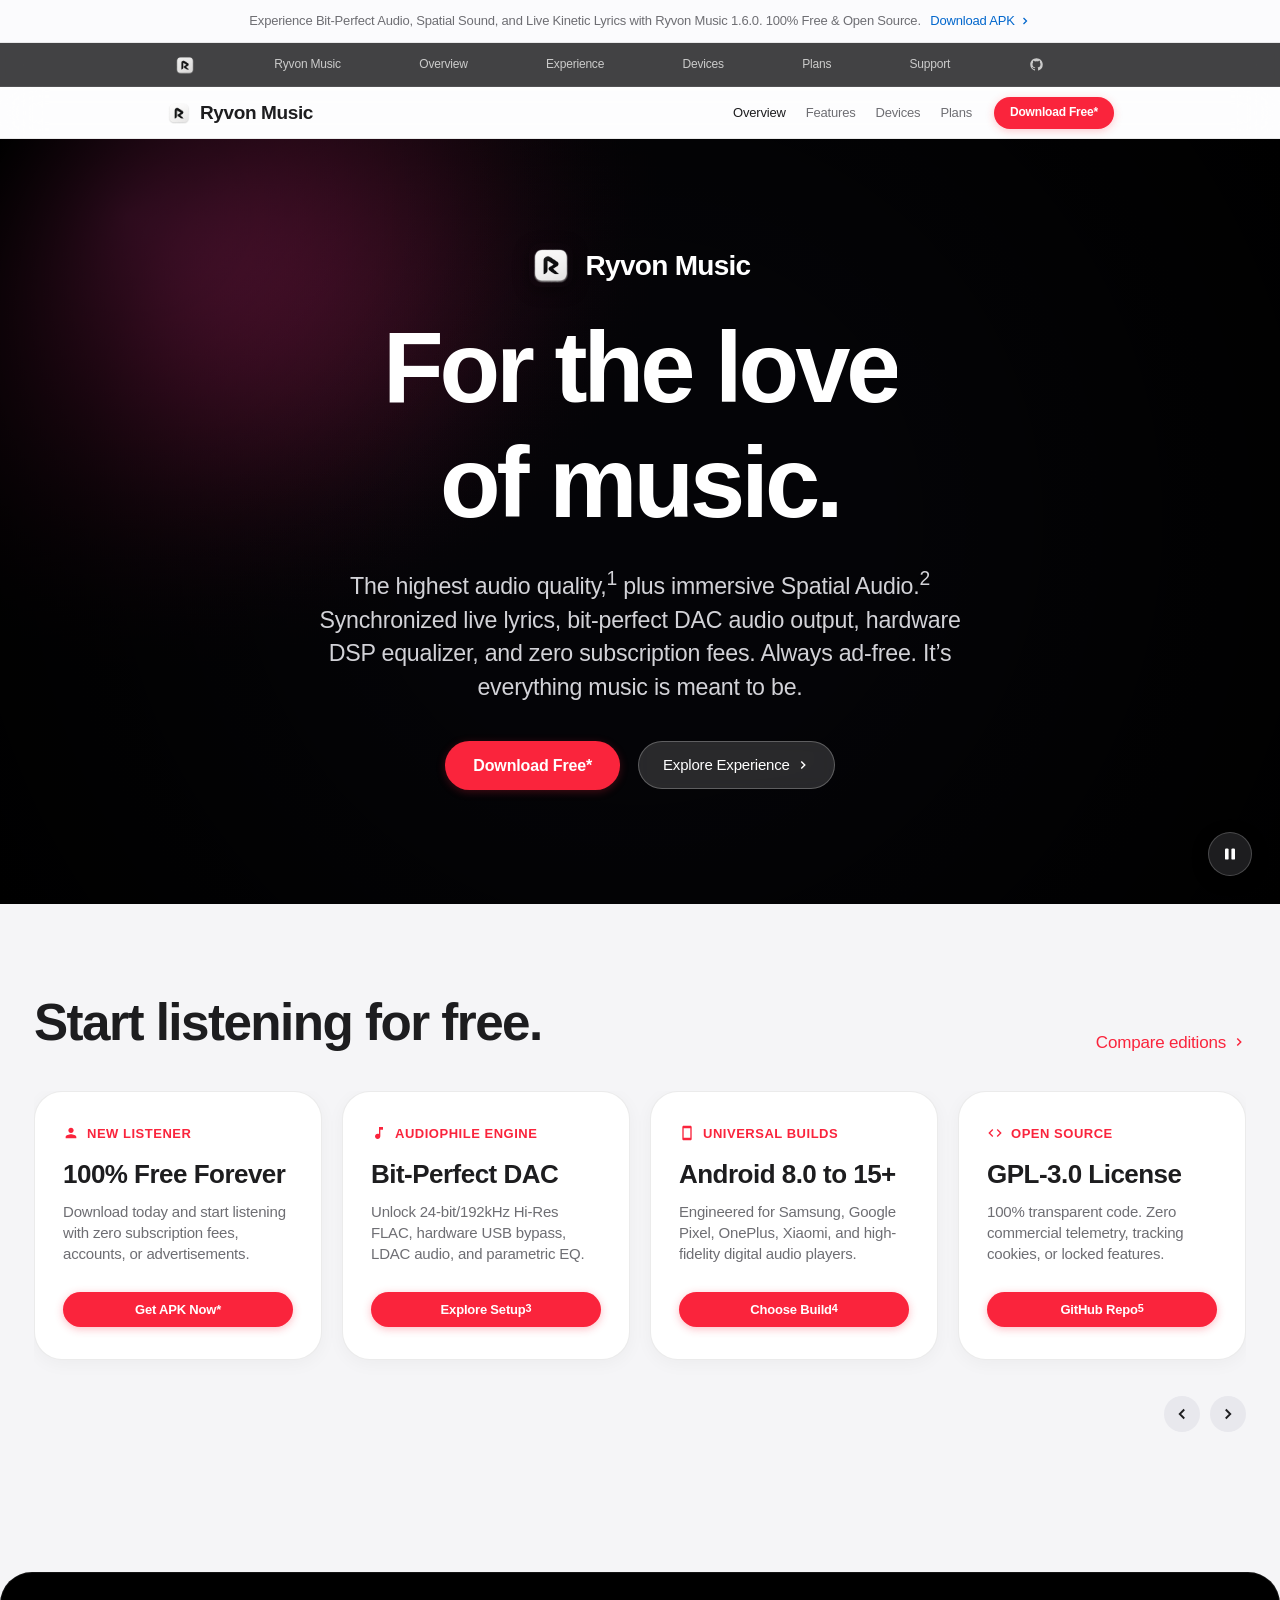
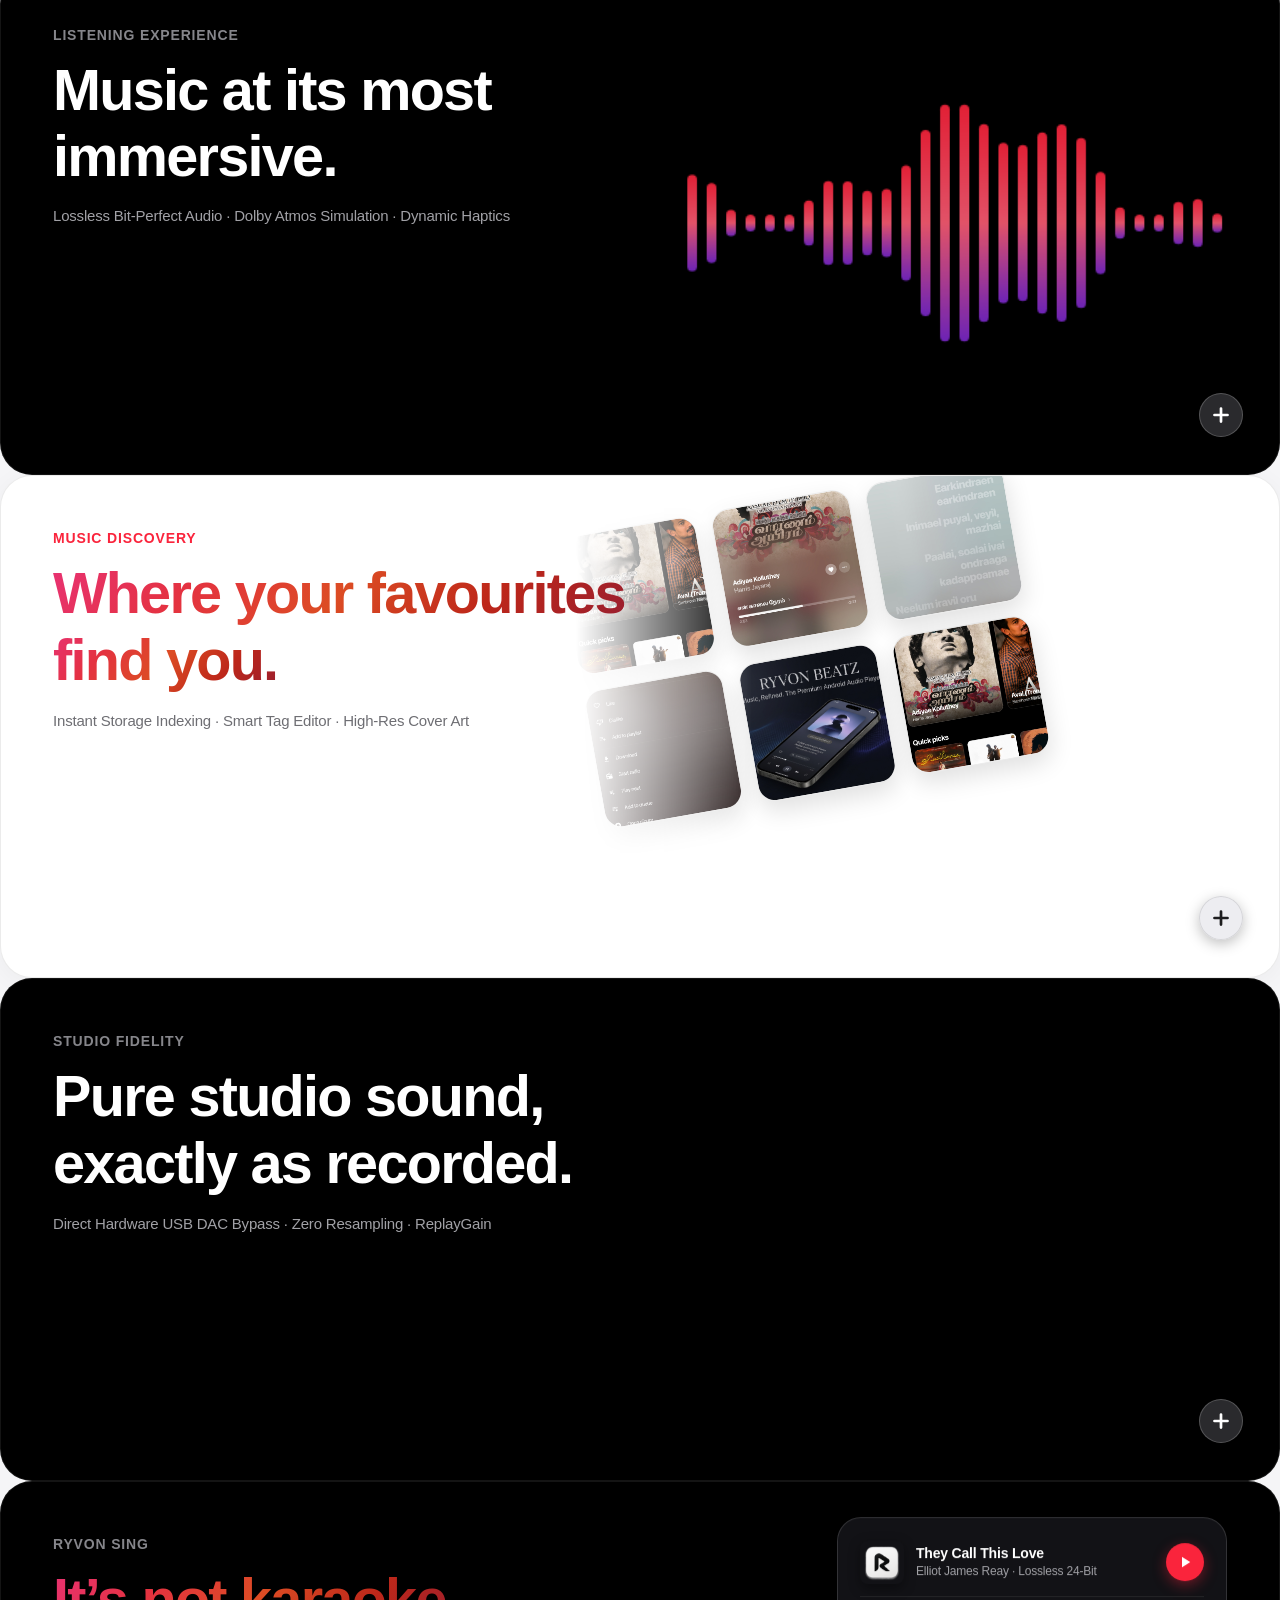
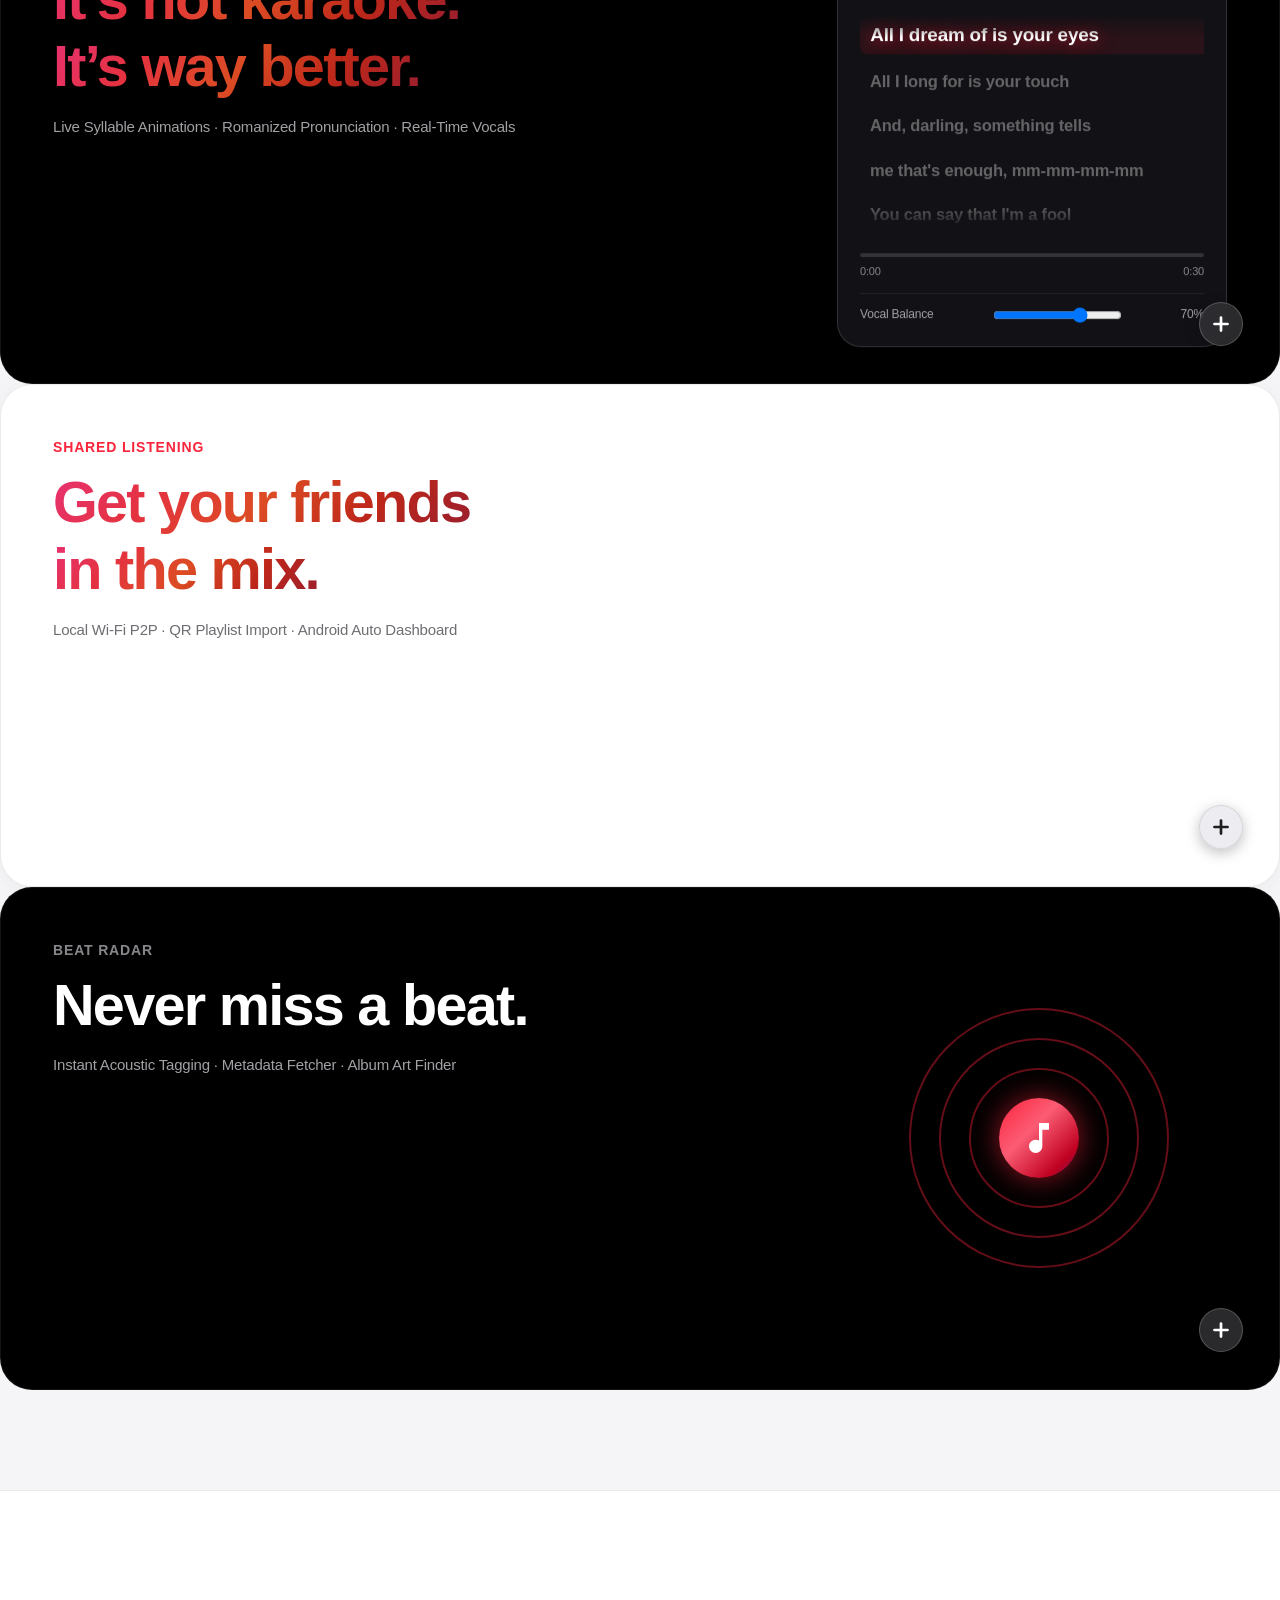
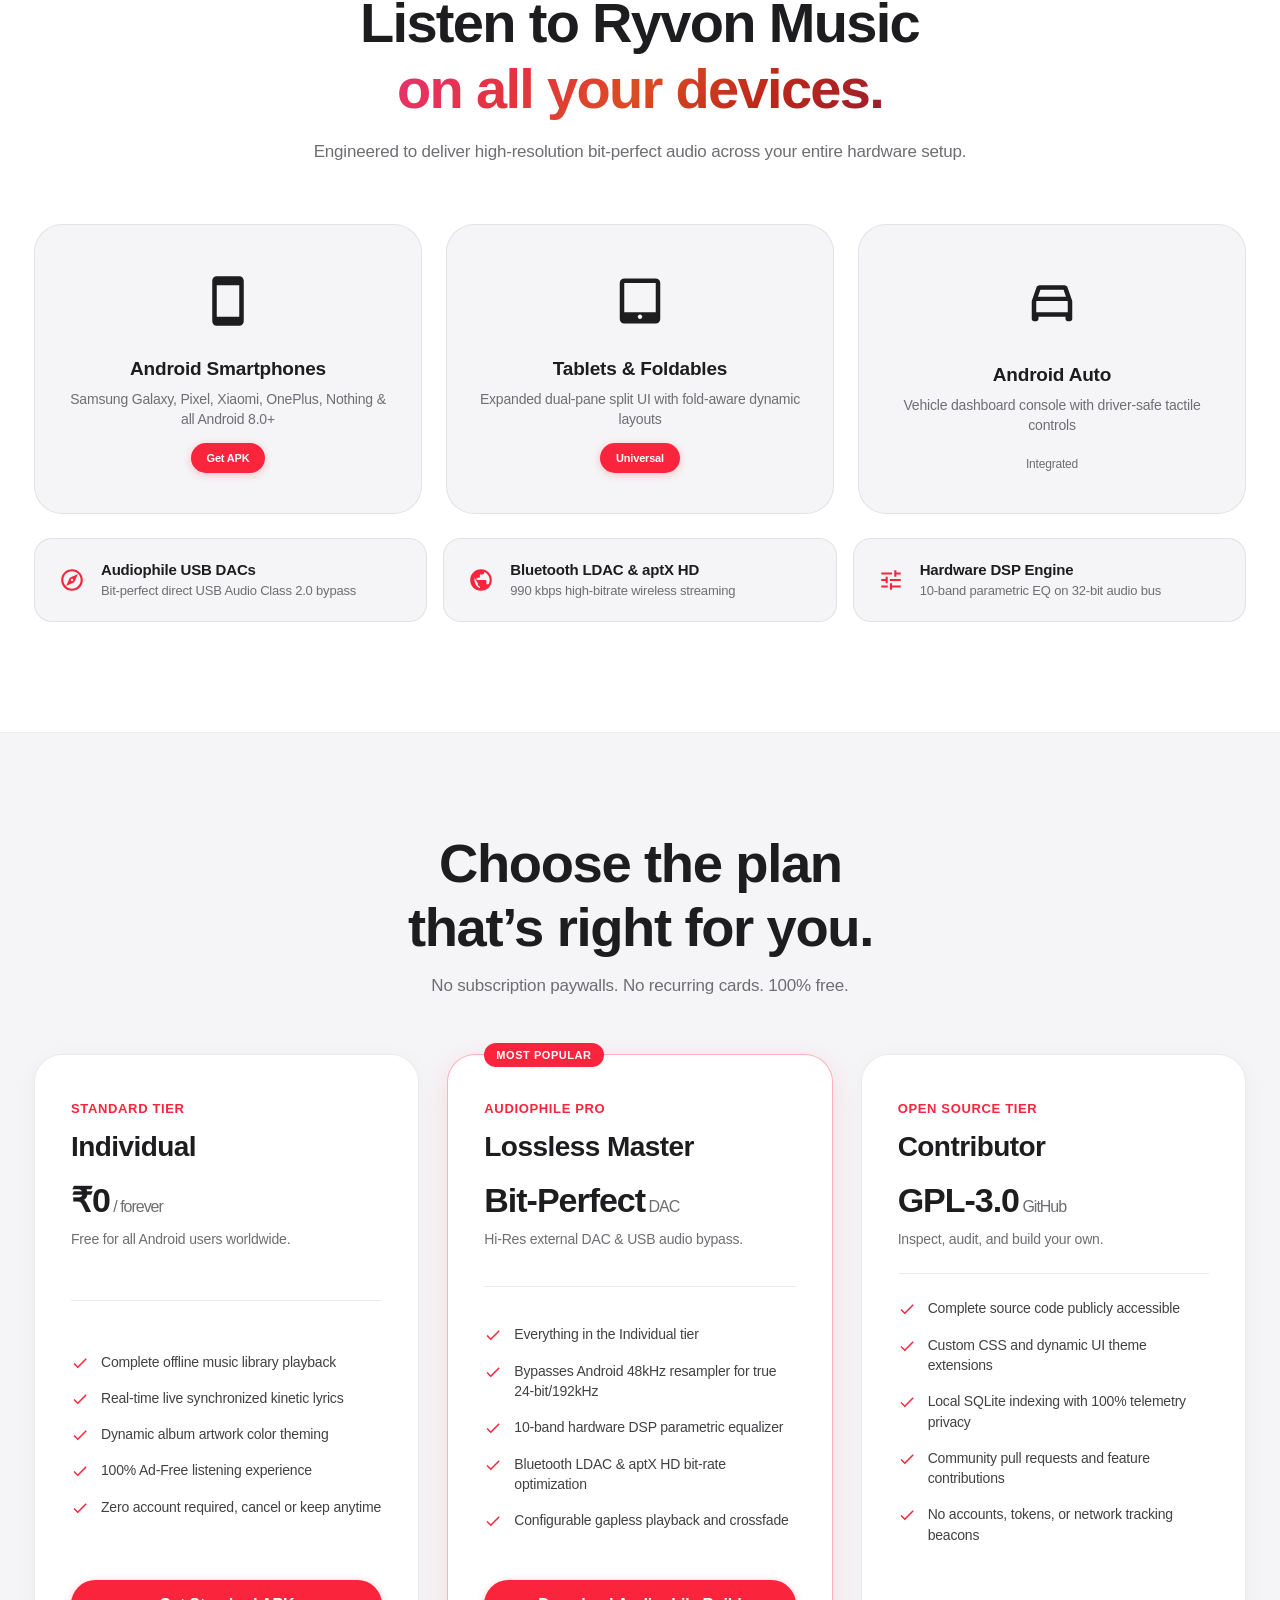
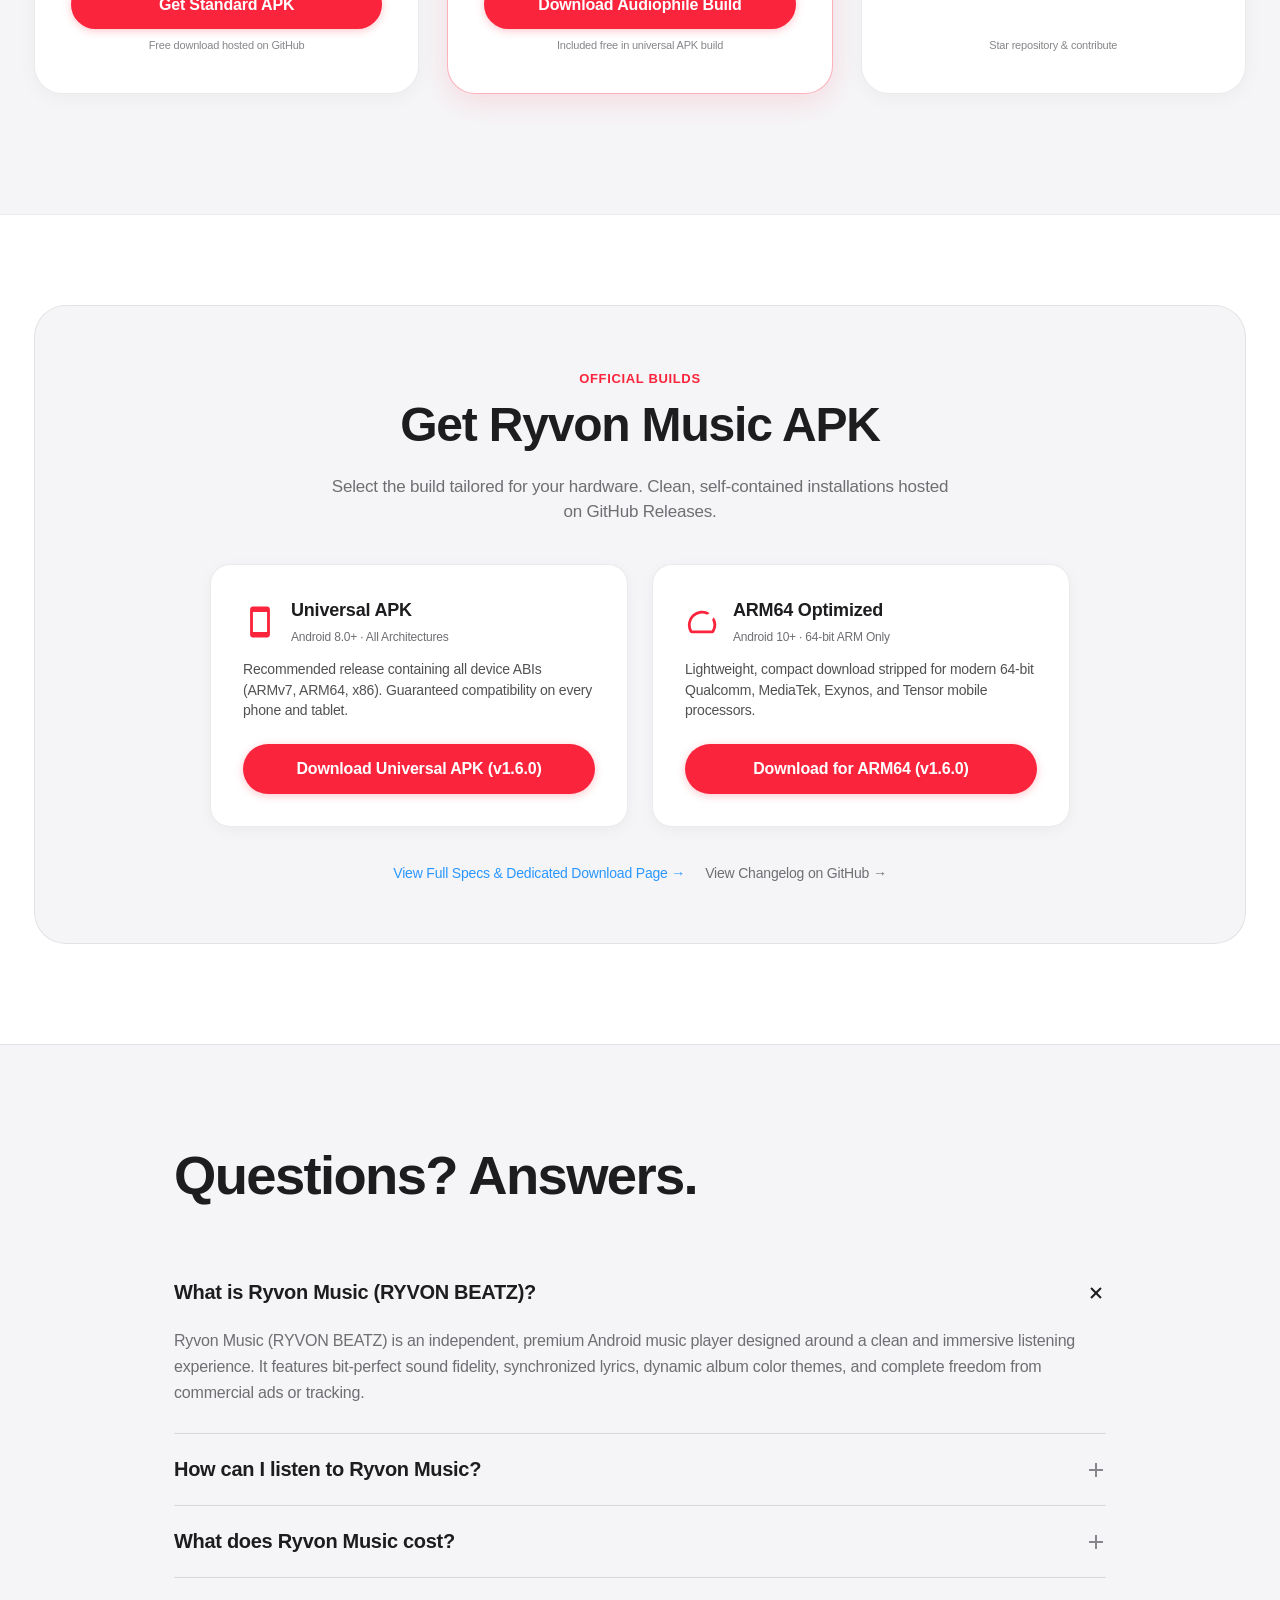
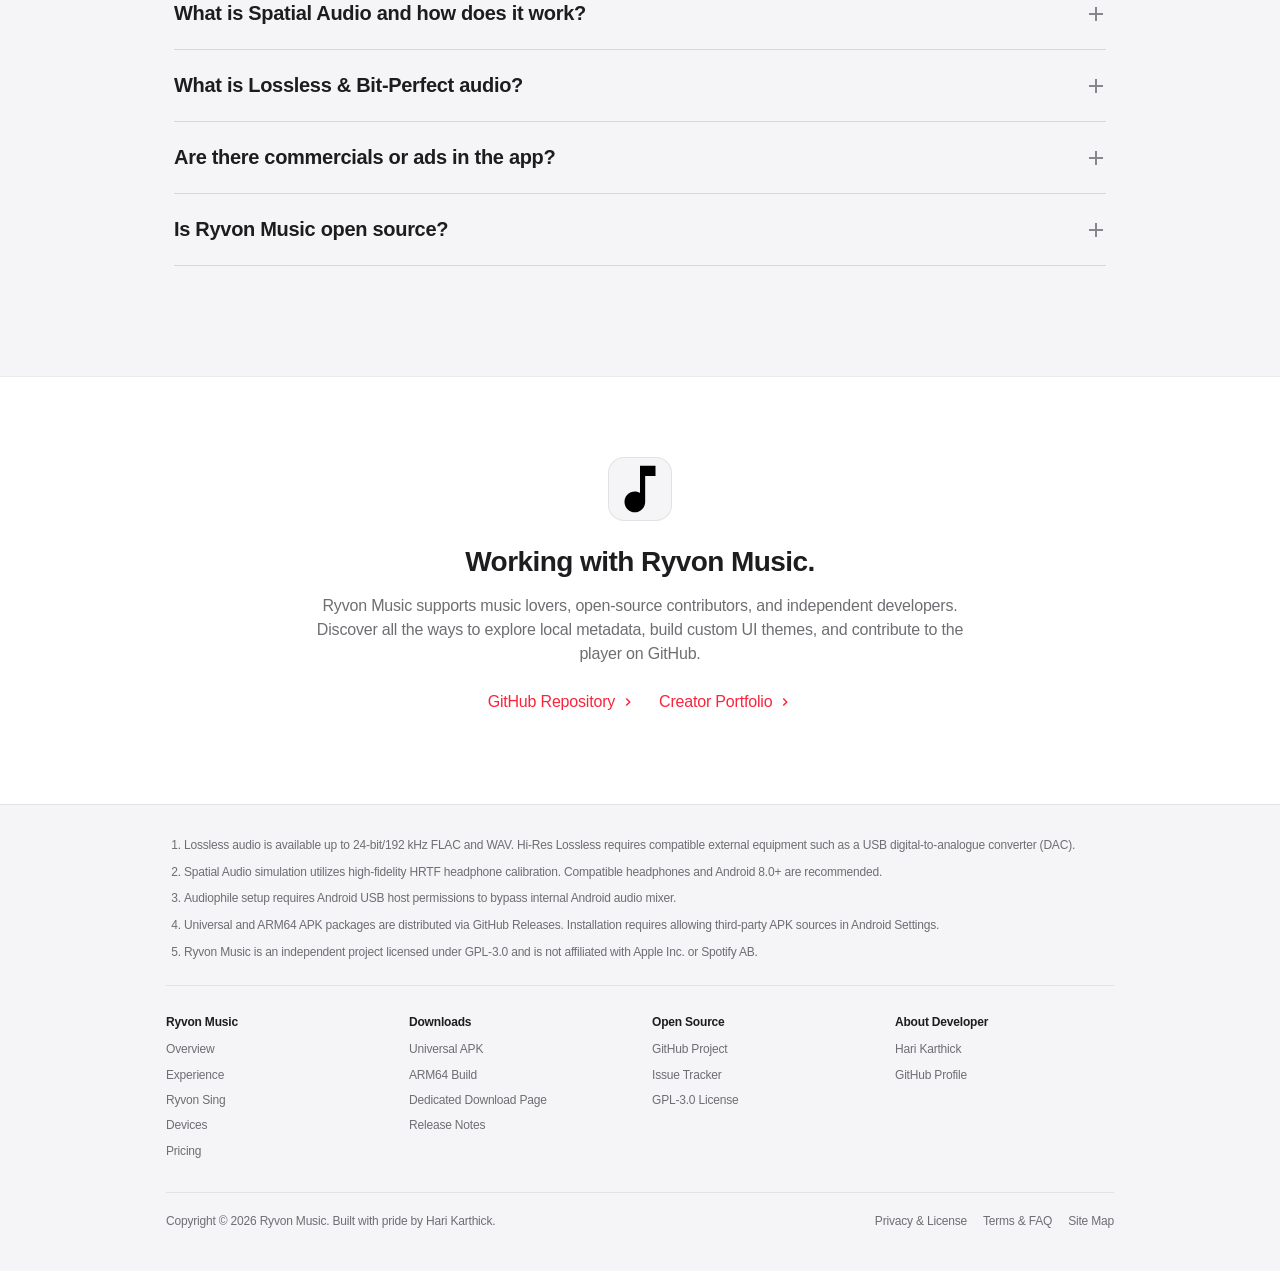
<file: index.html>
<!DOCTYPE html>
<html lang="en">

<head>
    <meta charset="UTF-8">
    <meta name="viewport" content="width=device-width, initial-scale=1.0, viewport-fit=cover">
    
    <!-- Primary SEO Title & Description -->
    <title>Ryvon Music — Music, Refined. | Premium Apple-Inspired Experience</title>
    <meta name="description"
        content="Ryvon Music (RYVON BEATZ) is a premium Android music player built for an immersive listening experience with Spatial Audio, synchronized lyrics, lossless audio, dynamic themes, and zero ads." />
    <meta name="keywords"
        content="Ryvon Music, RYVON BEATZ, RYVON BEATZ APK, Ryvon Music Android, apple music clone, android music player, lossless audio player, synchronized lyrics, spatial audio android, offline music player" />
    <meta name="author" content="Hari Karthick">
    <meta name="robots" content="index,follow">
    <link rel="canonical" href="https://ryvonbeatzweb.netlify.app/">

    <!-- Open Graph / Facebook / WhatsApp -->
    <meta property="og:type" content="website">
    <meta property="og:title" content="Ryvon Music — For the love of music.">
    <meta property="og:description" content="A beautifully crafted Android music player designed around Spatial Audio, bit-perfect fidelity, and synchronized kinetic lyrics.">
    <meta property="og:image" content="https://ryvonbeatzweb.netlify.app/og-image.png">
    <meta property="og:image:width" content="1200">
    <meta property="og:image:height" content="630">
    <meta property="og:image:alt" content="Ryvon Music — Premium Android Audio Player">
    <meta property="og:url" content="https://ryvonbeatzweb.netlify.app/">
    <meta property="og:site_name" content="Ryvon Music">

    <!-- Twitter / X Card -->
    <meta name="twitter:card" content="summary_large_image">
    <meta name="twitter:title" content="Ryvon Music — For the love of music.">
    <meta name="twitter:description" content="Stream and play high-resolution offline audio with Spatial Audio, live synchronized lyrics, and zero ads.">
    <meta name="twitter:image" content="https://ryvonbeatzweb.netlify.app/og-image.png">
    <meta name="twitter:image:alt" content="Ryvon Music — Premium Android Audio Player">

    <!-- Structured Data -->
    <script type="application/ld+json">
    {
        "@context": "https://schema.org",
        "@type": "SoftwareApplication",
        "name": "Ryvon Music",
        "alternateName": "RYVON BEATZ",
        "headline": "Ryvon Music — For the love of music.",
        "description": "Ryvon Music is a premium Android music player featuring Spatial Audio simulation, bit-perfect lossless playback, synchronized lyrics, and zero ads.",
        "operatingSystem": "ANDROID",
        "applicationCategory": "MultimediaApplication",
        "url": "https://ryvonbeatzweb.netlify.app/",
        "downloadUrl": "https://ryvonbeatzweb.netlify.app/download",
        "softwareVersion": "1.6.0",
        "offers": {
            "@type": "Offer",
            "price": 0,
            "priceCurrency": "INR"
        },
        "author": {
            "@type": "Person",
            "name": "Hari Karthick",
            "url": "https://harikarthickssportfolio.netlify.app/"
        }
    }
    </script>

    <!-- Favicons -->
    <link rel="icon" type="image/png" sizes="32x32" href="favicon-32x32.png?v=2">
    <link rel="icon" type="image/png" sizes="16x16" href="favicon-16x16.png?v=2">
    <link rel="icon" type="image/png" sizes="64x64" href="favicon.png?v=2">
    <link rel="icon" type="image/x-icon" href="favicon.ico?v=2">
    <link rel="apple-touch-icon" sizes="180x180" href="apple-touch-icon.png?v=2">

    <!-- Stylesheet -->
    <link rel="stylesheet" href="style.css">
</head>

<body>
    <!-- Top Announcement Ribbon (Apple Style) -->
    <div class="section-ribbon" role="region" aria-label="Announcement">
        <div class="ribbon-content">
            Experience Bit-Perfect Audio, Spatial Sound, and Live Kinetic Lyrics with Ryvon Music 1.6.0. 100% Free & Open Source.
            <a href="#download" class="ribbon-link">
                Download APK
                <svg width="12" height="12" viewBox="0 0 24 24" fill="none" stroke="currentColor" stroke-width="2.5"><path d="m9 18 6-6-6-6"/></svg>
            </a>
        </div>
    </div>

    <!-- Apple Global Navigation Bar -->
    <nav class="globalnav" aria-label="Global">
        <div class="globalnav-content">
            <ul class="globalnav-list" role="menubar">
                <!-- Ryvon Home Brand -->
                <li role="none">
                    <a href="#hero" class="globalnav-link globalnav-brand-logo" aria-label="Ryvon Music Home">
                        <img src="logo.png" alt="Ryvon Music" class="ryvon-icon-mark">
                    </a>
                </li>
                <li role="none" class="nav-desktop"><a href="#hero" class="globalnav-link">Ryvon Music</a></li>
                <li role="none" class="nav-desktop"><a href="#get-started" class="globalnav-link">Overview</a></li>
                <li role="none" class="nav-desktop"><a href="#cards" class="globalnav-link">Experience</a></li>
                <li role="none" class="nav-desktop"><a href="#devices" class="globalnav-link">Devices</a></li>
                <li role="none" class="nav-desktop"><a href="#plans" class="globalnav-link">Plans</a></li>
                <li role="none" class="nav-desktop"><a href="#faq" class="globalnav-link">Support</a></li>
                <li role="none" class="nav-desktop">
                    <a href="https://github.com/harikarthick12/RYVON-BEATZ" target="_blank" rel="noopener" class="globalnav-link" aria-label="GitHub Repository">
                        <svg width="15" height="15" viewBox="0 0 24 24" fill="currentColor"><path d="M12 2C6.477 2 2 6.484 2 12.017c0 4.425 2.865 8.18 6.839 9.504.5.092.682-.217.682-.483 0-.237-.008-.868-.013-1.703-2.782.605-3.369-1.343-3.369-1.343-.454-1.158-1.11-1.466-1.11-1.466-.908-.62.069-.608.069-.608 1.003.07 1.53 1.032 1.53 1.032.892 1.53 2.341 1.088 2.91.832.092-.647.35-1.088.636-1.338-2.22-.253-4.555-1.113-4.555-4.951 0-1.093.39-1.988 1.029-2.688-.103-.253-.446-1.272.098-2.65 0 0 .84-.27 2.75 1.026A9.564 9.564 0 0112 6.844c.85.004 1.705.115 2.504.337 1.909-1.296 2.747-1.027 2.747-1.027.546 1.379.202 2.398.1 2.651.64.7 1.028 1.595 1.028 2.688 0 3.848-2.339 4.695-4.566 4.943.359.309.678.92.678 1.855 0 1.338-.012 2.419-.012 2.747 0 .268.18.58.688.482A10.019 10.019 0 0022 12.017C22 6.484 17.522 2 12 2z"/></svg>
                    </a>
                </li>
                <!-- Mobile Menu Button -->
                <li role="none">
                    <button type="button" class="globalnav-menu-btn" id="mobileMenuToggle" aria-label="Toggle navigation menu" aria-expanded="false">
                        <span></span>
                        <span></span>
                    </button>
                </li>
            </ul>
        </div>
    </nav>

    <!-- Mobile Navigation Drawer -->
    <div class="mobile-nav-drawer" id="mobileNavDrawer">
        <a href="#hero" class="mobile-nav-link active">Overview</a>
        <a href="#get-started" class="mobile-nav-link">Get Started</a>
        <a href="#cards" class="mobile-nav-link">Experience</a>
        <a href="#devices" class="mobile-nav-link">Devices</a>
        <a href="#plans" class="mobile-nav-link">Plans & Pricing</a>
        <a href="#faq" class="mobile-nav-link">FAQ</a>
        <div class="mobile-nav-actions">
            <a href="#download" class="button-music button-super">Download Ryvon APK</a>
            <a href="https://github.com/harikarthick12/RYVON-BEATZ" target="_blank" rel="noopener" class="button-secondary">GitHub Source</a>
        </div>
    </div>

    <!-- Apple Music Sticky Local Subnav -->
    <div class="localnav" id="localnav">
        <div class="localnav-content">
            <div class="localnav-title-group">
                <a href="#hero" class="localnav-brand" aria-label="Ryvon Music Overview">
                    <img src="logo.png" alt="Ryvon Music" class="localnav-logo-thumb">
                    <span>Ryvon Music</span>
                </a>
            </div>
            <div class="localnav-menu">
                <div class="localnav-items">
                    <a href="#hero" class="localnav-link active">Overview</a>
                    <a href="#cards" class="localnav-link">Features</a>
                    <a href="#devices" class="localnav-link">Devices</a>
                    <a href="#plans" class="localnav-link">Plans</a>
                </div>
                <div class="localnav-actions">
                    <a href="#download" class="button-music" aria-label="Try Ryvon Music free">
                        <span>Download Free<span class="footnote-glyph">*</span></span>
                    </a>
                </div>
            </div>
        </div>
    </div>

    <main id="main">
        <!-- ====================================================================
             1. Apple Music Signature Hero Section
             ==================================================================== -->
        <section class="section-hero" id="hero" data-analytics-section="hero">
            <!-- Fluid Animated Dynamic Gradient Mesh Background Canvas -->
            <canvas id="heroCanvas" class="hero-canvas-bg" aria-hidden="true"></canvas>
            <div class="hero-vignette" aria-hidden="true"></div>

            <div class="hero-content-container">
                <!-- Ryvon Music Sleek Brand Lockup (Apple Style) -->
                <div class="hero-brand-lockup">
                    <img src="logo.png" alt="Ryvon Music" class="hero-brand-icon">
                    <span class="hero-brand-text">Ryvon Music</span>
                </div>

                <!-- Headline with Apple Swipe-Up Reveal -->
                <h1 class="hero-headline swipe-up-reveal">
                    <span class="line"><span class="words">For the love</span></span>
                    <span class="line"><span class="words">of music.</span></span>
                </h1>

                <!-- Intro Copy (Apple exact phrasing adapted) -->
                <p class="hero-intro">
                    The highest audio quality,<sup class="footnote"><a href="#footnote-1">1</a></sup> plus immersive Spatial Audio.<sup class="footnote"><a href="#footnote-2">2</a></sup> Synchronized live lyrics, bit-perfect DAC audio output, hardware DSP equalizer, and zero subscription fees. Always ad-free. It’s everything music is meant to be.
                </p>

                <!-- Actions -->
                <div class="hero-cta-wrapper">
                    <a href="#download" class="button-music button-super" aria-label="Download Ryvon Music Free">
                        <span>Download Free<span class="footnote-glyph">*</span></span>
                    </a>
                    <a href="#cards" class="button-secondary">
                        <span>Explore Experience</span>
                        <svg width="14" height="14" viewBox="0 0 24 24" fill="none" stroke="currentColor" stroke-width="2.5"><path d="m9 18 6-6-6-6"/></svg>
                    </a>
                </div>
            </div>

            <!-- Apple Play/Pause Animation Toggle in bottom right -->
            <div class="hero-sticky-button">
                <button type="button" class="play-pause-button" id="heroPlayPauseBtn" aria-label="Pause background gradient animation" title="Toggle ambient animation">
                    <!-- Pause Icon -->
                    <svg class="icon-pause" viewBox="0 0 20 20">
                        <rect width="4.5" height="14" x="3.75" y="3" rx="1.5"></rect>
                        <rect width="4.5" height="14" x="11.75" y="3" rx="1.5"></rect>
                    </svg>
                    <!-- Play Icon -->
                    <svg class="icon-play" viewBox="0 0 20 20" style="display:none;">
                        <path d="M5 15.25V4.77a1.44 1.44 0 0 1 1.44-1.62 1.86 1.86 0 0 1 1.11.31l8.53 5c.76.44 1.17.8 1.17 1.51s-.41 1.07-1.17 1.51l-8.53 5a1.86 1.86 0 0 1-1.11.31A1.42 1.42 0 0 1 5 15.25Z"></path>
                    </svg>
                </button>
            </div>
        </section>

        <!-- ====================================================================
             2. "Start listening for free." Offer Gallery / Horizontal Carousel
             ==================================================================== -->
        <section class="section-get-started" id="get-started">
            <div class="section-content-responsive">
                <div class="section-header">
                    <h2 class="typography-headline swipe-up-reveal">
                        <span class="line"><span class="words">Start listening for free.</span></span>
                    </h2>
                    <a href="#plans" class="section-cta">
                        <span>Compare editions</span>
                        <svg width="14" height="14" viewBox="0 0 24 24" fill="none" stroke="currentColor" stroke-width="2.5"><path d="m9 18 6-6-6-6"/></svg>
                    </a>
                </div>

                <div class="scroll-gallery" id="offerGallery">
                    <div class="scroll-container" id="offerScrollContainer">
                        <ul class="item-container" role="list">
                            <!-- Card 1: New Listener -->
                            <li class="gallery-item" role="listitem">
                                <div class="tile-content">
                                    <h3 class="tile-eyebrow">
                                        <span class="tile-eyebrow-icon">
                                            <svg viewBox="0 0 24 24"><path d="M12 12c2.21 0 4-1.79 4-4s-1.79-4-4-4-4 1.79-4 4 1.79 4 4 4zm0 2c-2.67 0-8 1.34-8 4v2h16v-2c0-2.66-5.33-4-8-4z"/></svg>
                                        </span>
                                        <span>New Listener</span>
                                    </h3>
                                    <p class="typography-offer-headline">100% Free Forever</p>
                                    <p class="typography-offer-copy">Download today and start listening with zero subscription fees, accounts, or advertisements.</p>
                                </div>
                                <a href="#download" class="button-elevated">Get APK Now*</a>
                            </li>

                            <!-- Card 2: Audiophile Tier -->
                            <li class="gallery-item" role="listitem">
                                <div class="tile-content">
                                    <h3 class="tile-eyebrow">
                                        <span class="tile-eyebrow-icon">
                                            <svg viewBox="0 0 24 24"><path d="M12 3v10.55c-.59-.34-1.27-.55-2-.55-2.21 0-4 1.79-4 4s1.79 4 4 4 4-1.79 4-4V7h4V3h-6z"/></svg>
                                        </span>
                                        <span>Audiophile Engine</span>
                                    </h3>
                                    <p class="typography-offer-headline">Bit-Perfect DAC</p>
                                    <p class="typography-offer-copy">Unlock 24-bit/192kHz Hi-Res FLAC, hardware USB bypass, LDAC audio, and parametric EQ.</p>
                                </div>
                                <a href="#cards" class="button-elevated">Explore Setup<sup>3</sup></a>
                            </li>

                            <!-- Card 3: Universal Devices -->
                            <li class="gallery-item" role="listitem">
                                <div class="tile-content">
                                    <h3 class="tile-eyebrow">
                                        <span class="tile-eyebrow-icon">
                                            <svg viewBox="0 0 24 24"><path d="M17 1.01L7 1c-1.1 0-2 .9-2 2v18c0 1.1.9 2 2 2h10c1.1 0 2-.9 2-2V3c0-1.1-.9-1.99-2-1.99zM17 19H7V5h10v14z"/></svg>
                                        </span>
                                        <span>Universal Builds</span>
                                    </h3>
                                    <p class="typography-offer-headline">Android 8.0 to 15+</p>
                                    <p class="typography-offer-copy">Engineered for Samsung, Google Pixel, OnePlus, Xiaomi, and high-fidelity digital audio players.</p>
                                </div>
                                <a href="#download" class="button-elevated">Choose Build<sup>4</sup></a>
                            </li>

                            <!-- Card 4: Open Source -->
                            <li class="gallery-item" role="listitem">
                                <div class="tile-content">
                                    <h3 class="tile-eyebrow">
                                        <span class="tile-eyebrow-icon">
                                            <svg viewBox="0 0 24 24"><path d="M9.4 16.6L4.8 12l4.6-4.6L8 6l-6 6 6 6 1.4-1.4zm5.2 0l4.6-4.6-4.6-4.6L16 6l6 6-6 6-1.4-1.4z"/></svg>
                                        </span>
                                        <span>Open Source</span>
                                    </h3>
                                    <p class="typography-offer-headline">GPL-3.0 License</p>
                                    <p class="typography-offer-copy">100% transparent code. Zero commercial telemetry, tracking cookies, or locked features.</p>
                                </div>
                                <a href="https://github.com/harikarthick12/RYVON-BEATZ" target="_blank" rel="noopener" class="button-elevated">GitHub Repo<sup>5</sup></a>
                            </li>
                        </ul>
                    </div>

                    <!-- Paddle Navigation Buttons -->
                    <div class="gallery-controls">
                        <button type="button" class="paddle-btn" id="galleryPrevBtn" aria-label="Previous offer">
                            <svg width="18" height="18" viewBox="0 0 24 24" fill="none" stroke="currentColor" stroke-width="2.5"><path d="m15 18-6-6 6-6"/></svg>
                        </button>
                        <button type="button" class="paddle-btn" id="galleryNextBtn" aria-label="Next offer">
                            <svg width="18" height="18" viewBox="0 0 24 24" fill="none" stroke="currentColor" stroke-width="2.5"><path d="m9 18 6-6-6-6"/></svg>
                        </button>
                    </div>
                </div>
            </div>
        </section>

        <!-- ====================================================================
             3. Apple Music Interactive Feature Cards (with Expandable "+" Trays)
             ==================================================================== -->
        <section class="section-cards" id="cards">
            <div class="section-content                <div class="cards-container">
                    
                    <!-- Card 1: Listening Experience (theme-dark) -->
                    <article class="tile-feature theme-dark" id="card-listening-experience">
                        <div class="tile-foc">
                            <div class="tile-copy">
                                <h3 class="typography-eyebrow-super">Listening Experience</h3>
                                <h4 class="typography-headline-super swipe-up-reveal">
                                    <span class="line"><span class="words">Music at its most immersive.</span></span>
                                </h4>
                                <p class="tile-caption">Lossless Bit-Perfect Audio · Dolby Atmos Simulation · Dynamic Haptics</p>
                            </div>

                            <!-- Live Audio Visualizer Stage -->
                            <div class="visualizer-stage" aria-hidden="true">
                                <canvas id="cardVisualizerCanvas" class="visualizer-canvas"></canvas>
                            </div>

                            <!-- Apple "+" Expand Trigger -->
                            <div class="tile-boc-trigger" role="button" aria-expanded="false" aria-label="Learn more about listening experience" tabindex="0">
                                <div class="tile-plus-btn">
                                    <svg viewBox="0 0 20 20"><path d="M17.25 8.51H11.5V2.75A1.5 1.5 0 0 0 10 1.25a1.5 1.5 0 0 0-1.5 1.5V8.5H2.75a1.5 1.5 0 0 0 0 3H8.5v5.75a1.5 1.5 0 0 0 1.5 1.5 1.5 1.5 0 0 0 1.5-1.5V11.5h5.75a1.5 1.5 0 0 0 0-3Z"/></svg>
                                </div>
                            </div>
                        </div>

                        <!-- Back of Card Drawer (.tile-boc) -->
                        <div class="tile-boc">
                            <div class="tile-boc-grid">
                                <div class="tile-boc-copy">
                                    <p>Enjoy the best possible listening experience with features that make the most of your music library. <span class="highlight">Spatial Audio with 3D Headphone Calibration</span> envelops you in multidimensional sound while crafting seamless transitions with automatic beat matching and crossfade. <span class="highlight">Lossless & Hi-Res Audio</span> preserves every micro-detail of the original studio recording up to 24-bit/192kHz. And <span class="highlight">Dynamic Color Theming</span> extracts the dominant tones of your album art across every interface layer.</p>
                                </div>
                                <div class="tile-boc-visual">
                                    <img src="screenshot2.jpg" alt="Ryvon Music Now Playing bit-perfect player screen" loading="lazy">
                                </div>
                            </div>
                        </div>
                    </article>

                    <!-- Card 2: Music Discovery & Local Library (theme-light) -->
                    <article class="tile-feature theme-light" id="card-music-discovery">
                        <div class="tile-foc">
                            <div class="tile-copy">
                                <h3 class="typography-eyebrow-super">Music Discovery</h3>
                                <h4 class="typography-headline-super swipe-up-reveal">
                                    <span class="line"><span class="words text-gradient">Where your favourites</span></span>
                                    <span class="line"><span class="words text-gradient">find you.</span></span>
                                </h4>
                                <p class="tile-caption">Instant Storage Indexing · Smart Tag Editor · High-Res Cover Art</p>
                            </div>

                            <!-- Floating Constellation of Album Art -->
                            <div class="constellation-wrapper" aria-hidden="true">
                                <div class="constellation-grid">
                                    <div class="album-art-pill"><img src="screenshot1.jpg" alt="Album Cover"></div>
                                    <div class="album-art-pill"><img src="screenshot2.jpg" alt="Album Cover"></div>
                                    <div class="album-art-pill"><img src="screenshot3.jpg" alt="Album Cover"></div>
                                    <div class="album-art-pill"><img src="screenshot4.jpg" alt="Album Cover"></div>
                                    <div class="album-art-pill"><img src="og-image.jpg" alt="Album Cover"></div>
                                    <div class="album-art-pill"><img src="screenshot1.jpg" alt="Album Cover"></div>
                                </div>
                            </div>

                            <!-- Apple "+" Expand Trigger -->
                            <div class="tile-boc-trigger" role="button" aria-expanded="false" aria-label="Learn more about music discovery" tabindex="0">
                                <div class="tile-plus-btn">
                                    <svg viewBox="0 0 20 20"><path d="M17.25 8.51H11.5V2.75A1.5 1.5 0 0 0 10 1.25a1.5 1.5 0 0 0-1.5 1.5V8.5H2.75a1.5 1.5 0 0 0 0 3H8.5v5.75a1.5 1.5 0 0 0 1.5 1.5 1.5 1.5 0 0 0 1.5-1.5V11.5h5.75a1.5 1.5 0 0 0 0-3Z"/></svg>
                                </div>
                            </div>
                        </div>

                        <!-- Back of Card Drawer (.tile-boc) -->
                        <div class="tile-boc">
                            <div class="tile-boc-grid">
                                <div class="tile-boc-copy">
                                    <p>Explore your entire offline catalogue with <span class="highlight">instant local storage indexing</span>. Zero lag, even with 50,000+ tracks on high-capacity SD cards. The integrated <span class="highlight">ID3 Tag Editor</span> lets you effortlessly clean up artist names, track numbers, and genres, while the <span class="highlight">Smart Folder Explorer</span> respects your exact filesystem directory hierarchy.</p>
                                </div>
                                <div class="tile-boc-visual">
                                    <img src="screenshot1.jpg" alt="Ryvon Music Local Library Explorer" loading="lazy">
                                </div>
                            </div>
                        </div>
                    </article>

                    <!-- Card 3: Exclusive Quality & Studio Fidelity (theme-dark) -->
                    <article class="tile-feature theme-dark" id="card-exclusive-quality">
                        <div class="tile-foc">
                            <div class="tile-copy">
                                <h3 class="typography-eyebrow-super">Studio Fidelity</h3>
                                <h4 class="typography-headline-super swipe-up-reveal">
                                    <span class="line"><span class="words">Pure studio sound,</span></span>
                                    <span class="line"><span class="words">exactly as recorded.</span></span>
                                </h4>
                                <p class="tile-caption">Direct Hardware USB DAC Bypass · Zero Resampling · ReplayGain</p>
                            </div>

                            <!-- Apple "+" Expand Trigger -->
                            <div class="tile-boc-trigger" role="button" aria-expanded="false" aria-label="Learn more about studio fidelity" tabindex="0">
                                <div class="tile-plus-btn">
                                    <svg viewBox="0 0 20 20"><path d="M17.25 8.51H11.5V2.75A1.5 1.5 0 0 0 10 1.25a1.5 1.5 0 0 0-1.5 1.5V8.5H2.75a1.5 1.5 0 0 0 0 3H8.5v5.75a1.5 1.5 0 0 0 1.5 1.5 1.5 1.5 0 0 0 1.5-1.5V11.5h5.75a1.5 1.5 0 0 0 0-3Z"/></svg>
                                </div>
                            </div>
                        </div>

                        <!-- Back of Card Drawer (.tile-boc) -->
                        <div class="tile-boc">
                            <div class="tile-boc-grid">
                                <div class="tile-boc-copy">
                                    <p>Default Android systems force all audio to resample through a 48kHz software mixer. Ryvon Music's custom audio engine opens a <span class="highlight">direct hardware bypass channel</span>, transmitting bit-perfect streams to external USB DACs, dongles, and audiophile digital media players. Combined with <span class="highlight">ReplayGain 2.0</span>, every track plays at calibrated volume without clipping.</p>
                                </div>
                                <div class="tile-boc-visual">
                                    <img src="screenshot4.jpg" alt="Ryvon Music DSP hardware equalizer and telemetry" loading="lazy">
                                </div>
                            </div>
                        </div>
                    </article>

                    <!-- Card 4: Ryvon Sing & Live Synchronized Lyrics (theme-dark) -->
                    <article class="tile-feature theme-dark" id="card-ryvon-sing">
                        <div class="tile-foc">
                            <div class="tile-copy">
                                <h3 class="typography-eyebrow-super">Ryvon Sing</h3>
                                <h4 class="typography-headline-super swipe-up-reveal">
                                    <span class="line"><span class="words text-gradient">It’s not karaoke.</span></span>
                                    <span class="line"><span class="words text-gradient">It’s way better.</span></span>
                                </h4>
                                <p class="tile-caption">Live Syllable Animations · Romanized Pronunciation · Real-Time Vocals</p>
                            </div>

                            <!-- Interactive Lyrics Stage Simulator (Ryvon Sing) -->
                            <div class="lyrics-stage">
                                <div class="lyrics-track-info">
                                    <img src="logo.png" alt="Cover" class="lyrics-album-thumb">
                                    <div class="lyrics-meta">
                                        <div class="lyrics-title">They Call This Love</div>
                                        <div class="lyrics-artist">Elliot James Reay · Lossless 24-Bit</div>
                                    </div>
                                    <!-- Play / Pause Button -->
                                    <button type="button" class="lyrics-play-btn" id="lyricsPlayBtn" aria-label="Play lyrics preview" title="Play / Pause">
                                        <svg class="icon-play" viewBox="0 0 24 24" fill="currentColor">
                                            <path d="M8 5v14l11-7z"/>
                                        </svg>
                                        <svg class="icon-pause" viewBox="0 0 24 24" fill="currentColor" style="display:none;">
                                            <path d="M6 19h4V5H6v14zm8-14v14h4V5h-4z"/>
                                        </svg>
                                    </button>
                                </div>

                                <div class="lyrics-stream" id="lyricsStream" role="region" aria-label="Synchronized lyrics">
                                    <div class="lyrics-line" data-start="0.0" data-end="3.6" role="button" tabindex="0" title="Jump to this lyric">
                                        <span>All I dream of is your eyes</span>
                                    </div>
                                    <div class="lyrics-line" data-start="3.6" data-end="7.6" role="button" tabindex="0" title="Jump to this lyric">
                                        <span>All I long for is your touch</span>
                                    </div>
                                    <div class="lyrics-line" data-start="7.6" data-end="11.4" role="button" tabindex="0" title="Jump to this lyric">
                                        <span>And, darling, something tells</span>
                                    </div>
                                    <div class="lyrics-line active" data-start="11.4" data-end="16.0" role="button" tabindex="0" title="Jump to this lyric">
                                        <span>me that's enough, mm-mm-mm-mm</span>
                                    </div>
                                    <div class="lyrics-line" data-start="16.0" data-end="20.2" role="button" tabindex="0" title="Jump to this lyric">
                                        <span>You can say that I'm a fool</span>
                                    </div>
                                    <div class="lyrics-line" data-start="20.2" data-end="24.2" role="button" tabindex="0" title="Jump to this lyric">
                                        <span>And I don't know very much</span>
                                    </div>
                                    <div class="lyrics-line" data-start="24.2" data-end="30.0" role="button" tabindex="0" title="Jump to this lyric">
                                        <span>But I think they call this love</span>
                                    </div>
                                </div>

                                <!-- Progress Scrubber -->
                                <div class="lyrics-scrubber-wrap">
                                    <div class="lyrics-progress-bar" id="lyricsProgressBar" title="Click to seek">
                                        <div class="lyrics-progress-fill" id="lyricsProgressFill"></div>
                                    </div>
                                    <div class="lyrics-time-display">
                                        <span id="lyricsCurrentTime">0:00</span>
                                        <span id="lyricsDuration">0:30</span>
                                    </div>
                                </div>

                                <div class="sing-vocal-slider-wrap">
                                    <span class="vocal-fader-label">Vocal Balance</span>
                                    <input type="range" id="vocalSlider" min="0" max="100" value="70" aria-label="Adjust vocal balance">
                                    <span id="vocalValue">70%</span>
                                </div>
                            </div>

                            <!-- Apple "+" Expand Trigger -->
                            <div class="tile-boc-trigger" role="button" aria-expanded="false" aria-label="Learn more about ryvon sing" tabindex="0">
                                <div class="tile-plus-btn">
                                    <svg viewBox="0 0 20 20"><path d="M17.25 8.51H11.5V2.75A1.5 1.5 0 0 0 10 1.25a1.5 1.5 0 0 0-1.5 1.5V8.5H2.75a1.5 1.5 0 0 0 0 3H8.5v5.75a1.5 1.5 0 0 0 1.5 1.5 1.5 1.5 0 0 0 1.5-1.5V11.5h5.75a1.5 1.5 0 0 0 0-3Z"/></svg>
                                </div>
                            </div>
                        </div>

                        <!-- Back of Card Drawer (.tile-boc) -->
                        <div class="tile-boc">
                            <div class="tile-boc-grid">
                                <div class="tile-boc-copy">
                                    <p>With <span class="highlight">Ryvon Sing</span>, you can sing along to millions of songs with syllable-level precision. <span class="highlight">Real-time synchronized typography</span> animates dynamically to the rhythm of the track. Includes native offline LRC support, customizable font sizes, Romanized transliteration for multi-language tracks, and smooth auto-scrolling choreography.</p>
                                </div>
                                <div class="tile-boc-visual">
                                    <img src="screenshot3.jpg" alt="Ryvon Music Synchronized Lyrics View" loading="lazy">
                                </div>
                            </div>
                        </div>
                    </article>

                    <!-- Card 5: Shared Listening & Playlists (theme-light) -->
                    <article class="tile-feature theme-light" id="card-shared-listening">
                        <div class="tile-foc">
                            <div class="tile-copy">
                                <h3 class="typography-eyebrow-super">Shared Listening</h3>
                                <h4 class="typography-headline-super swipe-up-reveal">
                                    <span class="line"><span class="words text-gradient">Get your friends</span></span>
                                    <span class="line"><span class="words text-gradient">in the mix.</span></span>
                                </h4>
                                <p class="tile-caption">Local Wi-Fi P2P · QR Playlist Import · Android Auto Dashboard</p>
                            </div>

                            <!-- Apple "+" Expand Trigger -->
                            <div class="tile-boc-trigger" role="button" aria-expanded="false" aria-label="Learn more about shared listening" tabindex="0">
                                <div class="tile-plus-btn">
                                    <svg viewBox="0 0 20 20"><path d="M17.25 8.51H11.5V2.75A1.5 1.5 0 0 0 10 1.25a1.5 1.5 0 0 0-1.5 1.5V8.5H2.75a1.5 1.5 0 0 0 0 3H8.5v5.75a1.5 1.5 0 0 0 1.5 1.5 1.5 1.5 0 0 0 1.5-1.5V11.5h5.75a1.5 1.5 0 0 0 0-3Z"/></svg>
                                </div>
                            </div>
                        </div>

                        <!-- Back of Card Drawer (.tile-boc) -->
                        <div class="tile-boc">
                            <div class="tile-boc-grid">
                                <div class="tile-boc-copy">
                                    <p>Enjoy sharing your favorite music with friends effortlessly. Export your playlists via <span class="highlight">QR codes</span> or standard M3U/M3U8 formats. Full <span class="highlight">Android Auto</span> support puts large, safe touch controls right on your vehicle's console display, keeping DJ duties intuitive on the road.</p>
                                </div>
                                <div class="tile-boc-visual">
                                    <img src="screenshot1.jpg" alt="Ryvon Music Playlist Curation" loading="lazy">
                                </div>
                            </div>
                        </div>
                    </article>

                    <!-- Card 6: Beat Radar & Fast Audio ID (theme-dark) -->
                    <article class="tile-feature theme-dark" id="card-beat-radar">
                        <div class="tile-foc">
                            <div class="tile-copy">
                                <h3 class="typography-eyebrow-super">Beat Radar</h3>
                                <h4 class="typography-headline-super swipe-up-reveal">
                                    <span class="line"><span class="words">Never miss a beat.</span></span>
                                </h4>
                                <p class="tile-caption">Instant Acoustic Tagging · Metadata Fetcher · Album Art Finder</p>
                            </div>

                            <!-- Concentric Acoustic Wave Ripple Rings (Shazam Style) -->
                            <div class="ripple-stage" aria-hidden="true">
                                <div class="ripple-ring ring-1"></div>
                                <div class="ripple-ring ring-2"></div>
                                <div class="ripple-ring ring-3"></div>
                                <div class="ripple-circle">
                                    <svg viewBox="0 0 24 24"><path d="M12 3v10.55c-.59-.34-1.27-.55-2-.55-2.21 0-4 1.79-4 4s1.79 4 4 4 4-1.79 4-4V7h4V3h-6z"/></svg>
                                </div>
                            </div>

                            <!-- Apple "+" Expand Trigger -->
                            <div class="tile-boc-trigger" role="button" aria-expanded="false" aria-label="Learn more about beat radar" tabindex="0">
                                <div class="tile-plus-btn">
                                    <svg viewBox="0 0 20 20"><path d="M17.25 8.51H11.5V2.75A1.5 1.5 0 0 0 10 1.25a1.5 1.5 0 0 0-1.5 1.5V8.5H2.75a1.5 1.5 0 0 0 0 3H8.5v5.75a1.5 1.5 0 0 0 1.5 1.5 1.5 1.5 0 0 0 1.5-1.5V11.5h5.75a1.5 1.5 0 0 0 0-3Z"/></svg>
                                </div>
                            </div>
                        </div>

                        <!-- Back of Card Drawer (.tile-boc) -->
                        <div class="tile-boc">
                            <div class="tile-boc-grid">
                                <div class="tile-boc-copy">
                                    <p>Instantly enrich your music library. With one tap, <span class="highlight">Beat Radar</span> scans your local audio fingerprints to identify missing track titles, correct album artists, retrieve release years, and download crisp 1000x1000 album artwork directly into your audio file tags.</p>
                                </div>
                                <div class="tile-boc-visual">
                                    <img src="screenshot4.jpg" alt="Ryvon Music Metadata Editor" loading="lazy">
                                </div>
                            </div>
                        </div>
                    </article>

                </div>
            </div>
        </section>

        <!-- ====================================================================
             4. Devices Section (Android & High-Res Audio Hardware)
             ==================================================================== -->
        <section class="section-devices" id="devices">
            <div class="section-content-responsive">
                <div class="devices-intro">
                    <h2 class="typography-section-headline swipe-up-reveal">
                        <span class="line"><span class="words">Listen to Ryvon Music</span></span>
                        <span class="line"><span class="words text-gradient">on all your devices.</span></span>
                    </h2>
                    <p style="color:var(--text-secondary); font-size:17px;">
                        Engineered to deliver high-resolution bit-perfect audio across your entire hardware setup.
                    </p>
                </div>

                <div class="devices-grid">
                    <!-- Device 1: Android Phone -->
                    <div class="device-card">
                        <div class="device-icon-wrap">
                            <svg viewBox="0 0 24 24"><path d="M17 1.01L7 1c-1.1 0-2 .9-2 2v18c0 1.1.9 2 2 2h10c1.1 0 2-.9 2-2V3c0-1.1-.9-1.99-2-1.99zM17 19H7V5h10v14z"/></svg>
                        </div>
                        <div>
                            <h3 class="device-name">Android Smartphones</h3>
                            <p class="device-desc">Samsung Galaxy, Pixel, Xiaomi, OnePlus, Nothing & all Android 8.0+</p>
                        </div>
                        <a href="#download" class="button-music" style="margin-top:14px; font-size:11px;">Get APK</a>
                    </div>

                    <!-- Device 2: Tablets & Foldables -->
                    <div class="device-card">
                        <div class="device-icon-wrap">
                            <svg viewBox="0 0 24 24"><path d="M19 2H5c-1.1 0-2 .9-2 2v16c0 1.1.9 2 2 2h14c1.1 0 2-.9 2-2V4c0-1.1-.9-2-2-2zm-7 18c-.55 0-1-.45-1-1s.45-1 1-1 1 .45 1 1-.45 1-1 1zm7-3H5V4h14v13z"/></svg>
                        </div>
                        <div>
                            <h3 class="device-name">Tablets & Foldables</h3>
                            <p class="device-desc">Expanded dual-pane split UI with fold-aware dynamic layouts</p>
                        </div>
                        <a href="#download" class="button-music" style="margin-top:14px; font-size:11px;">Universal</a>
                    </div>

                    <!-- Device 3: Android Auto -->
                    <div class="device-card">
                        <div class="device-icon-wrap">
                            <svg viewBox="0 0 24 24"><path d="M18.92 6.01C18.72 5.42 18.16 5 17.5 5h-11c-.66 0-1.21.42-1.42 1.01L3 12v8c0 .55.45 1 1 1h1c.55 0 1-.45 1-1v-1h12v1c0 .55.45 1 1 1h1c.55 0 1-.45 1-1v-8l-2.08-5.99zM6.85 7h10.29l1.08 3.11H5.77L6.85 7zM19 17H5v-4.66l.12-.34h13.77l.11.34V17z"/></svg>
                        </div>
                        <div>
                            <h3 class="device-name">Android Auto</h3>
                            <p class="device-desc">Vehicle dashboard console with driver-safe tactile controls</p>
                        </div>
                        <span style="font-size:12px; color:var(--text-secondary); margin-top:14px;">Integrated</span>
                    </div>
                </div>

                <!-- Secondary Hardware Row (No smartwatches, TV, Windows or Mac) -->
                <div class="devices-other-grid">
                    <div class="device-pill-card">
                        <svg viewBox="0 0 24 24"><path d="M12 2C6.48 2 2 6.48 2 12s4.48 10 10 10 10-4.48 10-10S17.52 2 12 2zm0 18c-4.41 0-8-3.59-8-8s3.59-8 8-8 8 3.59 8 8-3.59 8-8 8zm-5.5-2.5l7.51-3.49L17.5 6.5 9.99 9.99 6.5 17.5zm5.5-6.6c.61 0 1.1.49 1.1 1.1s-.49 1.1-1.1 1.1-1.1-.49-1.1-1.1.49-1.1 1.1-1.1z"/></svg>
                        <div>
                            <div class="device-pill-title">Audiophile USB DACs</div>
                            <div class="device-pill-sub">Bit-perfect direct USB Audio Class 2.0 bypass</div>
                        </div>
                    </div>

                    <div class="device-pill-card">
                        <svg viewBox="0 0 24 24"><path d="M12 2C6.48 2 2 6.48 2 12s4.48 10 10 10 10-4.48 10-10S17.52 2 12 2zm1 17.93c-3.95-.49-7-3.85-7-7.93 0-.62.08-1.21.21-1.79L9 15v1c0 1.1.9 2 2 2v1.93zm6.9-2.54c-.26-.81-1-1.39-1.9-1.39h-1v-3c0-.55-.45-1-1-1H8v-2h2c.55 0 1-.45 1-1V7h2c1.1 0 2-.9 2-2v-.41c2.93 1.19 5 4.06 5 7.41 0 2.08-.8 3.97-2.1 5.39z"/></svg>
                        <div>
                            <div class="device-pill-title">Bluetooth LDAC & aptX HD</div>
                            <div class="device-pill-sub">990 kbps high-bitrate wireless streaming</div>
                        </div>
                    </div>

                    <div class="device-pill-card">
                        <svg viewBox="0 0 24 24"><path d="M3 17v2h6v-2H3zM3 5v2h10V5H3zm10 16v-2h8v-2h-8v-2h-2v6h2zM7 9v2H3v2h4v2h2V9H7zm14 4v-2H11v2h10zm-6-4h2V7h4V5h-4V3h-2v6z"/></svg>
                        <div>
                            <div class="device-pill-title">Hardware DSP Engine</div>
                            <div class="device-pill-sub">10-band parametric EQ on 32-bit audio bus</div>
                        </div>
                    </div>
                </div>
            </div>
        </section>

        <!-- ====================================================================
             5. Choose the Plan Section (Apple 3-Tier Comparative Pricing)
             ==================================================================== -->
        <section class="section-plans" id="plans">
            <div class="section-content-responsive">
                <div class="plans-header">
                    <h2 class="typography-plan-headline swipe-up-reveal">
                        <span class="line"><span class="words">Choose the plan</span></span>
                        <span class="line"><span class="words">that’s right for you.</span></span>
                    </h2>
                    <p style="color:var(--text-secondary); font-size:17px;">No subscription paywalls. No recurring cards. 100% free.</p>
                </div>

                <div class="plans-grid">
                    <!-- Plan 1: Individual -->
                    <div class="plan-card">
                        <div class="plan-header-box">
                            <div class="plan-eyebrow">Standard Tier</div>
                            <h3 class="plan-title">Individual</h3>
                            <div class="plan-price">₹0<span style="font-size:16px; font-weight:400; color:var(--text-secondary);"> / forever</span></div>
                            <div class="plan-price-sub">Free for all Android users worldwide.</div>
                        </div>
                        <div class="plan-divider"></div>
                        <ul class="plan-features-list">
                            <li class="plan-feature-item">
                                <svg class="plan-check-icon" viewBox="0 0 24 24"><path d="M9 16.17L4.83 12l-1.42 1.41L9 19 21 7l-1.41-1.41z"/></svg>
                                <span>Complete offline music library playback</span>
                            </li>
                            <li class="plan-feature-item">
                                <svg class="plan-check-icon" viewBox="0 0 24 24"><path d="M9 16.17L4.83 12l-1.42 1.41L9 19 21 7l-1.41-1.41z"/></svg>
                                <span>Real-time live synchronized kinetic lyrics</span>
                            </li>
                            <li class="plan-feature-item">
                                <svg class="plan-check-icon" viewBox="0 0 24 24"><path d="M9 16.17L4.83 12l-1.42 1.41L9 19 21 7l-1.41-1.41z"/></svg>
                                <span>Dynamic album artwork color theming</span>
                            </li>
                            <li class="plan-feature-item">
                                <svg class="plan-check-icon" viewBox="0 0 24 24"><path d="M9 16.17L4.83 12l-1.42 1.41L9 19 21 7l-1.41-1.41z"/></svg>
                                <span>100% Ad-Free listening experience</span>
                            </li>
                            <li class="plan-feature-item">
                                <svg class="plan-check-icon" viewBox="0 0 24 24"><path d="M9 16.17L4.83 12l-1.42 1.41L9 19 21 7l-1.41-1.41z"/></svg>
                                <span>Zero account required, cancel or keep anytime</span>
                            </li>
                        </ul>
                        <div class="plan-cta-wrap">
                            <a href="#download" class="button-music button-super">Get Standard APK</a>
                            <span class="plan-disclaimer">Free download hosted on GitHub</span>
                        </div>
                    </div>

                    <!-- Plan 2: Audiophile Master (Featured) -->
                    <div class="plan-card featured">
                        <span class="plan-badge">MOST POPULAR</span>
                        <div class="plan-header-box">
                            <div class="plan-eyebrow">Audiophile Pro</div>
                            <h3 class="plan-title">Lossless Master</h3>
                            <div class="plan-price">Bit-Perfect<span style="font-size:16px; font-weight:400; color:var(--text-secondary);"> DAC</span></div>
                            <div class="plan-price-sub">Hi-Res external DAC & USB audio bypass.</div>
                        </div>
                        <div class="plan-divider"></div>
                        <ul class="plan-features-list">
                            <li class="plan-feature-item">
                                <svg class="plan-check-icon" viewBox="0 0 24 24"><path d="M9 16.17L4.83 12l-1.42 1.41L9 19 21 7l-1.41-1.41z"/></svg>
                                <span>Everything in the Individual tier</span>
                            </li>
                            <li class="plan-feature-item">
                                <svg class="plan-check-icon" viewBox="0 0 24 24"><path d="M9 16.17L4.83 12l-1.42 1.41L9 19 21 7l-1.41-1.41z"/></svg>
                                <span>Bypasses Android 48kHz resampler for true 24-bit/192kHz</span>
                            </li>
                            <li class="plan-feature-item">
                                <svg class="plan-check-icon" viewBox="0 0 24 24"><path d="M9 16.17L4.83 12l-1.42 1.41L9 19 21 7l-1.41-1.41z"/></svg>
                                <span>10-band hardware DSP parametric equalizer</span>
                            </li>
                            <li class="plan-feature-item">
                                <svg class="plan-check-icon" viewBox="0 0 24 24"><path d="M9 16.17L4.83 12l-1.42 1.41L9 19 21 7l-1.41-1.41z"/></svg>
                                <span>Bluetooth LDAC & aptX HD bit-rate optimization</span>
                            </li>
                            <li class="plan-feature-item">
                                <svg class="plan-check-icon" viewBox="0 0 24 24"><path d="M9 16.17L4.83 12l-1.42 1.41L9 19 21 7l-1.41-1.41z"/></svg>
                                <span>Configurable gapless playback and crossfade</span>
                            </li>
                        </ul>
                        <div class="plan-cta-wrap">
                            <a href="#download" class="button-music button-super">Download Audiophile Build</a>
                            <span class="plan-disclaimer">Included free in universal APK build</span>
                        </div>
                    </div>

                    <!-- Plan 3: Contributor / Open Source -->
                    <div class="plan-card">
                        <div class="plan-header-box">
                            <div class="plan-eyebrow">Open Source Tier</div>
                            <h3 class="plan-title">Contributor</h3>
                            <div class="plan-price">GPL-3.0<span style="font-size:16px; font-weight:400; color:var(--text-secondary);"> GitHub</span></div>
                            <div class="plan-price-sub">Inspect, audit, and build your own.</div>
                        </div>
                        <div class="plan-divider"></div>
                        <ul class="plan-features-list">
                            <li class="plan-feature-item">
                                <svg class="plan-check-icon" viewBox="0 0 24 24"><path d="M9 16.17L4.83 12l-1.42 1.41L9 19 21 7l-1.41-1.41z"/></svg>
                                <span>Complete source code publicly accessible</span>
                            </li>
                            <li class="plan-feature-item">
                                <svg class="plan-check-icon" viewBox="0 0 24 24"><path d="M9 16.17L4.83 12l-1.42 1.41L9 19 21 7l-1.41-1.41z"/></svg>
                                <span>Custom CSS and dynamic UI theme extensions</span>
                            </li>
                            <li class="plan-feature-item">
                                <svg class="plan-check-icon" viewBox="0 0 24 24"><path d="M9 16.17L4.83 12l-1.42 1.41L9 19 21 7l-1.41-1.41z"/></svg>
                                <span>Local SQLite indexing with 100% telemetry privacy</span>
                            </li>
                            <li class="plan-feature-item">
                                <svg class="plan-check-icon" viewBox="0 0 24 24"><path d="M9 16.17L4.83 12l-1.42 1.41L9 19 21 7l-1.41-1.41z"/></svg>
                                <span>Community pull requests and feature contributions</span>
                            </li>
                            <li class="plan-feature-item">
                                <svg class="plan-check-icon" viewBox="0 0 24 24"><path d="M9 16.17L4.83 12l-1.42 1.41L9 19 21 7l-1.41-1.41z"/></svg>
                                <span>No accounts, tokens, or network tracking beacons</span>
                            </li>
                        </ul>
                        <div class="plan-cta-wrap">
                            <a href="https://github.com/harikarthick12/RYVON-BEATZ" target="_blank" rel="noopener" class="button-secondary" style="justify-content:center;">View on GitHub</a>
                            <span class="plan-disclaimer">Star repository & contribute</span>
                        </div>
                    </div>
                </div>
            </div>
        </section>

        <!-- ====================================================================
             6. Download Hub Section
             ==================================================================== -->
        <section class="section-download" id="download">
            <div class="section-content-responsive">
                <div class="download-hub-card">
                    <span class="plan-eyebrow">OFFICIAL BUILDS</span>
                    <h2 class="download-headline">Get Ryvon Music APK</h2>
                    <p class="download-desc">Select the build tailored for your hardware. Clean, self-contained installations hosted on GitHub Releases.</p>

                    <div class="download-tiles-grid">
                        <!-- Universal APK -->
                        <div class="download-tile">
                            <div>
                                <div class="download-tile-header">
                                    <div class="download-tile-icon">
                                        <svg viewBox="0 0 24 24"><path d="M17 1.01L7 1c-1.1 0-2 .9-2 2v18c0 1.1.9 2 2 2h10c1.1 0 2-.9 2-2V3c0-1.1-.9-1.99-2-1.99zM17 19H7V5h10v14z"/></svg>
                                    </div>
                                    <div>
                                        <h3 class="download-tile-title">Universal APK</h3>
                                        <span class="download-tile-meta">Android 8.0+ · All Architectures</span>
                                    </div>
                                </div>
                                <p class="download-tile-copy">Recommended release containing all device ABIs (ARMv7, ARM64, x86). Guaranteed compatibility on every phone and tablet.</p>
                            </div>
                            <a href="https://github.com/harikarthick12/RYVON-BEATZ/releases/download/v1.6.0/RYVON-BEATZ-v1.6.0-universal.apk" class="button-music button-super" download aria-label="Download Universal APK">
                                <span>Download Universal APK (v1.6.0)</span>
                            </a>
                        </div>

                        <!-- ARM64 Optimized -->
                        <div class="download-tile">
                            <div>
                                <div class="download-tile-header">
                                    <div class="download-tile-icon">
                                        <svg viewBox="0 0 24 24"><path d="M20.38 8.57l-1.23 1.85a8 8 0 0 1-.22 7.58H5.07A8 8 0 0 1 15.58 6.85l1.85-1.23A10 10 0 0 0 3.35 19a2 2 0 0 0 1.72 1h13.85a2 2 0 0 0 1.74-1 10 10 0 0 0-.28-10.43z"/></svg>
                                    </div>
                                    <div>
                                        <h3 class="download-tile-title">ARM64 Optimized</h3>
                                        <span class="download-tile-meta">Android 10+ · 64-bit ARM Only</span>
                                    </div>
                                </div>
                                <p class="download-tile-copy">Lightweight, compact download stripped for modern 64-bit Qualcomm, MediaTek, Exynos, and Tensor mobile processors.</p>
                            </div>
                            <a href="https://github.com/harikarthick12/RYVON-BEATZ/releases/download/v1.6.0/RYVON-BEATZ-v1.6.0-arm64-v8a.apk" class="button-music button-super" download aria-label="Download ARM64 APK">
                                <span>Download for ARM64 (v1.6.0)</span>
                            </a>
                        </div>
                    </div>

                    <div style="display:flex; justify-content:center; gap:20px; flex-wrap:wrap; font-size:14px;">
                        <a href="download.html" style="color:#2997ff; font-weight:500;">View Full Specs & Dedicated Download Page &rarr;</a>
                        <a href="https://github.com/harikarthick12/RYVON-BEATZ/releases" target="_blank" rel="noopener" style="color:var(--text-secondary);">View Changelog on GitHub &rarr;</a>
                    </div>
                </div>
            </div>
        </section>

        <!-- ====================================================================
             7. Questions? Answers. (Apple Accordion FAQ)
             ==================================================================== -->
        <section class="section-faq" id="faq">
            <div class="faq-container">
                <h2 class="faq-headline swipe-up-reveal">
                    <span class="line"><span class="words">Questions? Answers.</span></span>
                </h2>
                <ul class="accordion" role="list">
                    <li class="accordion-item open" role="listitem">
                        <h3 class="accordion-header">
                            <button type="button" class="accordion-button" aria-expanded="true">
                                <span>What is Ryvon Music (RYVON BEATZ)?</span>
                                <span class="accordion-icon" aria-hidden="true"></span>
                            </button>
                        </h3>
                        <div class="accordion-tray">
                            <div class="accordion-content">
                                <p>Ryvon Music (RYVON BEATZ) is an independent, premium Android music player designed around a clean and immersive listening experience. It features bit-perfect sound fidelity, synchronized lyrics, dynamic album color themes, and complete freedom from commercial ads or tracking.</p>
                            </div>
                        </div>
                    </li>

                    <li class="accordion-item" role="listitem">
                        <h3 class="accordion-header">
                            <button type="button" class="accordion-button" aria-expanded="false">
                                <span>How can I listen to Ryvon Music?</span>
                                <span class="accordion-icon" aria-hidden="true"></span>
                            </button>
                        </h3>
                        <div class="accordion-tray">
                            <div class="accordion-content">
                                <p>Ryvon Music is distributed as an Android APK compatible with Android 8.0 Oreo through Android 15+. You can listen on Android smartphones, tablets, foldables, digital audio players (DAPs), Android Auto, and via Windows Subsystem for Android (WSA) or desktop emulators.</p>
                            </div>
                        </div>
                    </li>

                    <li class="accordion-item" role="listitem">
                        <h3 class="accordion-header">
                            <button type="button" class="accordion-button" aria-expanded="false">
                                <span>What does Ryvon Music cost?</span>
                                <span class="accordion-icon" aria-hidden="true"></span>
                            </button>
                        </h3>
                        <div class="accordion-tray">
                            <div class="accordion-content">
                                <p>Ryvon Music is completely free. There are no monthly subscription fees, in-app purchases, or locked features. All audio capabilities—including synchronized lyrics, bit-perfect DAC output, and the hardware DSP equalizer—are available to everyone at ₹0.</p>
                            </div>
                        </div>
                    </li>

                    <li class="accordion-item" role="listitem">
                        <h3 class="accordion-header">
                            <button type="button" class="accordion-button" aria-expanded="false">
                                <span>What is Spatial Audio and how does it work?</span>
                                <span class="accordion-icon" aria-hidden="true"></span>
                            </button>
                        </h3>
                        <div class="accordion-tray">
                            <div class="accordion-content">
                                <p>Spatial Audio uses advanced psychoacoustic filtering and 3D soundstage virtualization to simulate surround sound through any standard headphones or earbuds. It widens the stereo field and creates the sensation that music is surrounding you in a live concert hall.</p>
                            </div>
                        </div>
                    </li>

                    <li class="accordion-item" role="listitem">
                        <h3 class="accordion-header">
                            <button type="button" class="accordion-button" aria-expanded="false">
                                <span>What is Lossless & Bit-Perfect audio?</span>
                                <span class="accordion-icon" aria-hidden="true"></span>
                            </button>
                        </h3>
                        <div class="accordion-tray">
                            <div class="accordion-content">
                                <p>Lossless audio preserves 100% of the acoustic data from original studio master recordings. While standard Android audio resamples all signals to 48kHz, Ryvon Music provides direct USB Audio Class 2.0 bypass to output native 24-bit/192kHz to external DACs and Hi-Fi equipment without degradation.</p>
                            </div>
                        </div>
                    </li>

                    <li class="accordion-item" role="listitem">
                        <h3 class="accordion-header">
                            <button type="button" class="accordion-button" aria-expanded="false">
                                <span>Are there commercials or ads in the app?</span>
                                <span class="accordion-icon" aria-hidden="true"></span>
                            </button>
                        </h3>
                        <div class="accordion-tray">
                            <div class="accordion-content">
                                <p>Zero. Ryvon Music is strictly ad-free. No banner ads, interstitial video ads, audio sponsorships, or analytics trackers are bundled with the software.</p>
                            </div>
                        </div>
                    </li>

                    <li class="accordion-item" role="listitem">
                        <h3 class="accordion-header">
                            <button type="button" class="accordion-button" aria-expanded="false">
                                <span>Is Ryvon Music open source?</span>
                                <span class="accordion-icon" aria-hidden="true"></span>
                            </button>
                        </h3>
                        <div class="accordion-tray">
                            <div class="accordion-content">
                                <p>Yes. The entire codebase is licensed under the GNU General Public License v3.0 (GPL-3.0) and maintained publicly on GitHub. Anyone is welcome to inspect, audit, or contribute to development.</p>
                            </div>
                        </div>
                    </li>
                </ul>
            </div>
        </section>

        <!-- ====================================================================
             8. Working with Ryvon Music
             ==================================================================== -->
        <section class="section-working-with">
            <div class="working-with-content">
                <div class="working-with-icon" aria-hidden="true">
                    <svg viewBox="0 0 24 24"><path d="M12 3v10.55c-.59-.34-1.27-.55-2-.55-2.21 0-4 1.79-4 4s1.79 4 4 4 4-1.79 4-4V7h4V3h-6z"/></svg>
                </div>
                <h2 class="working-with-headline">Working with Ryvon Music.</h2>
                <p class="working-with-copy">
                    Ryvon Music supports music lovers, open-source contributors, and independent developers. Discover all the ways to explore local metadata, build custom UI themes, and contribute to the player on GitHub.
                </p>
                <div class="working-with-links">
                    <a href="https://github.com/harikarthick12/RYVON-BEATZ" target="_blank" rel="noopener" class="working-with-link">
                        <span>GitHub Repository</span>
                        <svg width="14" height="14" viewBox="0 0 24 24" fill="none" stroke="currentColor" stroke-width="2.5"><path d="m9 18 6-6-6-6"/></svg>
                    </a>
                    <a href="https://harikarthickssportfolio.netlify.app/" target="_blank" rel="noopener" class="working-with-link">
                        <span>Creator Portfolio</span>
                        <svg width="14" height="14" viewBox="0 0 24 24" fill="none" stroke="currentColor" stroke-width="2.5"><path d="m9 18 6-6-6-6"/></svg>
                    </a>
                </div>
            </div>
        </section>
    </main>

    <!-- ====================================================================
         9. Apple SOSUMI Footnotes & Global Footer
         ==================================================================== -->
    <footer class="apple-footer">
        <div class="footer-content">
            <!-- Footnotes -->
            <div class="footer-footnotes">
                <ol>
                    <li id="footnote-1">Lossless audio is available up to 24-bit/192 kHz FLAC and WAV. Hi-Res Lossless requires compatible external equipment such as a USB digital-to-analogue converter (DAC).</li>
                    <li id="footnote-2">Spatial Audio simulation utilizes high-fidelity HRTF headphone calibration. Compatible headphones and Android 8.0+ are recommended.</li>
                    <li id="footnote-3">Audiophile setup requires Android USB host permissions to bypass internal Android audio mixer.</li>
                    <li id="footnote-4">Universal and ARM64 APK packages are distributed via GitHub Releases. Installation requires allowing third-party APK sources in Android Settings.</li>
                    <li id="footnote-5">Ryvon Music is an independent project licensed under GPL-3.0 and is not affiliated with Apple Inc. or Spotify AB.</li>
                </ol>
            </div>

            <!-- Navigation Grid -->
            <div class="footer-nav-grid">
                <div>
                    <h4 class="footer-col-title">Ryvon Music</h4>
                    <ul class="footer-link-list">
                        <li><a href="#hero" class="footer-link">Overview</a></li>
                        <li><a href="#cards" class="footer-link">Experience</a></li>
                        <li><a href="#cards" class="footer-link">Ryvon Sing</a></li>
                        <li><a href="#devices" class="footer-link">Devices</a></li>
                        <li><a href="#plans" class="footer-link">Pricing</a></li>
                    </ul>
                </div>

                <div>
                    <h4 class="footer-col-title">Downloads</h4>
                    <ul class="footer-link-list">
                        <li><a href="https://github.com/harikarthick12/RYVON-BEATZ/releases/download/v1.6.0/RYVON-BEATZ-v1.6.0-universal.apk" class="footer-link">Universal APK</a></li>
                        <li><a href="https://github.com/harikarthick12/RYVON-BEATZ/releases/download/v1.6.0/RYVON-BEATZ-v1.6.0-arm64-v8a.apk" class="footer-link">ARM64 Build</a></li>
                        <li><a href="download.html" class="footer-link">Dedicated Download Page</a></li>
                        <li><a href="https://github.com/harikarthick12/RYVON-BEATZ/releases" target="_blank" rel="noopener" class="footer-link">Release Notes</a></li>
                    </ul>
                </div>

                <div>
                    <h4 class="footer-col-title">Open Source</h4>
                    <ul class="footer-link-list">
                        <li><a href="https://github.com/harikarthick12/RYVON-BEATZ" target="_blank" rel="noopener" class="footer-link">GitHub Project</a></li>
                        <li><a href="https://github.com/harikarthick12/RYVON-BEATZ/issues" target="_blank" rel="noopener" class="footer-link">Issue Tracker</a></li>
                        <li><a href="https://github.com/harikarthick12/RYVON-BEATZ/blob/main/LICENSE" target="_blank" rel="noopener" class="footer-link">GPL-3.0 License</a></li>
                    </ul>
                </div>

                <div>
                    <h4 class="footer-col-title">About Developer</h4>
                    <ul class="footer-link-list">
                        <li><a href="https://harikarthickssportfolio.netlify.app/" target="_blank" rel="noopener" class="footer-link">Hari Karthick</a></li>
                        <li><a href="https://github.com/harikarthick12" target="_blank" rel="noopener" class="footer-link">GitHub Profile</a></li>
                    </ul>
                </div>
            </div>

            <!-- Footer Bottom -->
            <div class="footer-bottom">
                <div class="footer-copyright">
                    Copyright &copy; 2026 Ryvon Music. Built with pride by Hari Karthick.
                </div>
                <div class="footer-legal-links">
                    <a href="https://github.com/harikarthick12/RYVON-BEATZ/blob/main/LICENSE" target="_blank" rel="noopener">Privacy & License</a>
                    <a href="#faq">Terms & FAQ</a>
                    <a href="sitemap.xml">Site Map</a>
                </div>
            </div>
        </div>
    </footer>

    <!-- Interactive Scripts -->
    <script src="script.js"></script>
</body>
</html>
</file>
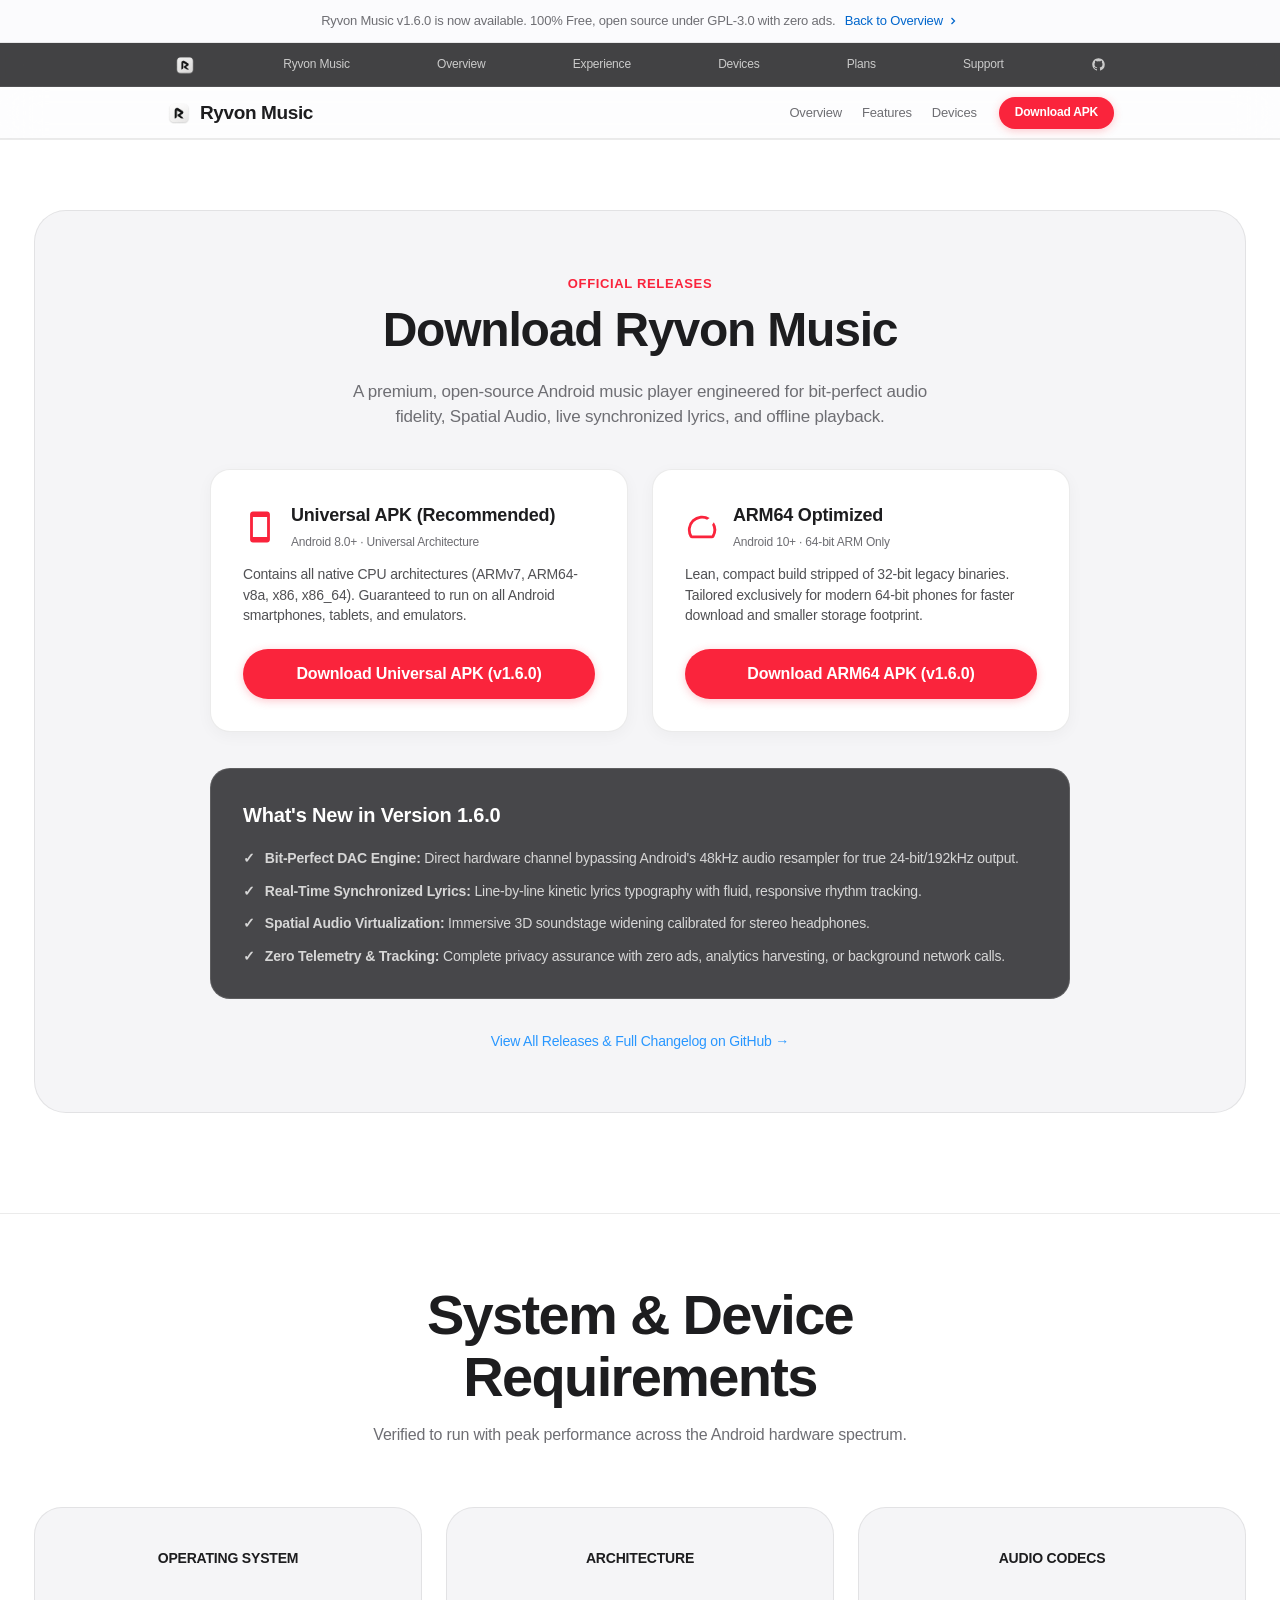
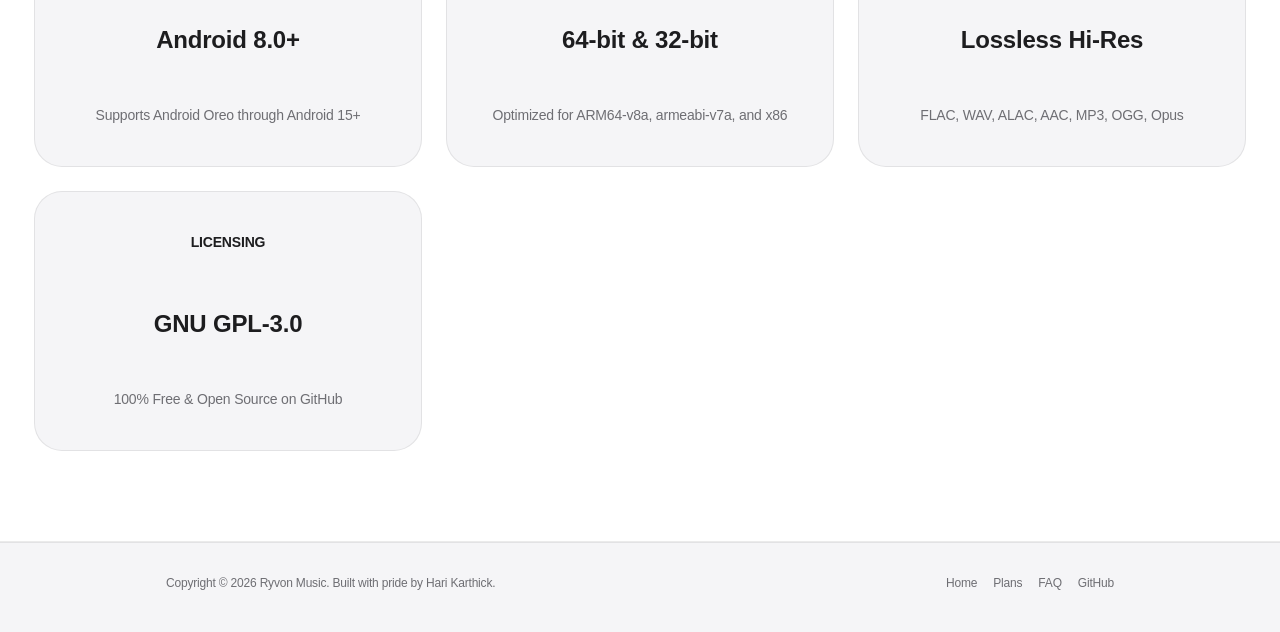
<file: download.html>
<!DOCTYPE html>
<html lang="en">

<head>
    <meta charset="UTF-8">
    <meta name="viewport" content="width=device-width, initial-scale=1.0, viewport-fit=cover">

    <!-- Primary SEO Title & Description -->
    <title>Download Ryvon Music APK — Premium Android Music Player (v1.6.0)</title>
    <meta name="description"
        content="Download the official Ryvon Music (RYVON BEATZ) APK for Android (v1.6.0). 100% free, open-source music player with Spatial Audio, bit-perfect playback, synchronized lyrics, and zero ads." />
    <meta name="keywords"
        content="Download Ryvon Music, RYVON BEATZ APK, Ryvon Music APK, Android music player APK, download offline music player, synchronized lyrics APK, free Android audio player, FLAC player APK" />
    <meta name="author" content="Hari Karthick">
    <meta name="robots" content="index,follow">
    <link rel="canonical" href="https://ryvonbeatzweb.netlify.app/download">

    <!-- Open Graph / Facebook / WhatsApp -->
    <meta property="og:type" content="website">
    <meta property="og:title" content="Download Ryvon Music APK — Premium Android Music Player">
    <meta property="og:description" content="Download the latest v1.6.0 APK. Bit-perfect audio, synchronized lyrics, dynamic themes, and offline music playback on Android.">
    <meta property="og:image" content="https://ryvonbeatzweb.netlify.app/og-image.png">
    <meta property="og:image:width" content="1200">
    <meta property="og:image:height" content="630">
    <meta property="og:image:alt" content="Download Ryvon Music APK">
    <meta property="og:url" content="https://ryvonbeatzweb.netlify.app/download">
    <meta property="og:site_name" content="Ryvon Music">

    <!-- Twitter / X Card -->
    <meta name="twitter:card" content="summary_large_image">
    <meta name="twitter:title" content="Download Ryvon Music APK — Premium Android Music Player">
    <meta name="twitter:description" content="Download the official Ryvon Music APK for Android. Bit-perfect fidelity, live synchronized lyrics, and zero ads.">
    <meta name="twitter:image" content="https://ryvonbeatzweb.netlify.app/og-image.png">
    <meta name="twitter:image:alt" content="Download Ryvon Music APK">

    <!-- Favicons -->
    <link rel="icon" type="image/png" sizes="32x32" href="favicon-32x32.png?v=2">
    <link rel="icon" type="image/png" sizes="16x16" href="favicon-16x16.png?v=2">
    <link rel="icon" type="image/png" sizes="64x64" href="favicon.png?v=2">
    <link rel="icon" type="image/x-icon" href="favicon.ico?v=2">
    <link rel="apple-touch-icon" sizes="180x180" href="apple-touch-icon.png?v=2">

    <!-- Stylesheet -->
    <link rel="stylesheet" href="style.css">
</head>

<body>
    <!-- Top Announcement Ribbon (Apple Style) -->
    <div class="section-ribbon" role="region" aria-label="Announcement">
        <div class="ribbon-content">
            Ryvon Music v1.6.0 is now available. 100% Free, open source under GPL-3.0 with zero ads.
            <a href="index.html" class="ribbon-link">
                Back to Overview
                <svg width="12" height="12" viewBox="0 0 24 24" fill="none" stroke="currentColor" stroke-width="2.5"><path d="m9 18 6-6-6-6"/></svg>
            </a>
        </div>
    </div>

    <!-- Apple Global Navigation Bar -->
    <nav class="globalnav" aria-label="Global">
        <div class="globalnav-content">
            <ul class="globalnav-list" role="menubar">
                <li role="none">
                    <a href="index.html" class="globalnav-link globalnav-brand-logo" aria-label="Ryvon Music Home">
                        <img src="logo.png" alt="Ryvon Music" class="ryvon-icon-mark">
                    </a>
                </li>
                <li role="none" class="nav-desktop"><a href="index.html" class="globalnav-link">Ryvon Music</a></li>
                <li role="none" class="nav-desktop"><a href="index.html#get-started" class="globalnav-link">Overview</a></li>
                <li role="none" class="nav-desktop"><a href="index.html#cards" class="globalnav-link">Experience</a></li>
                <li role="none" class="nav-desktop"><a href="index.html#devices" class="globalnav-link">Devices</a></li>
                <li role="none" class="nav-desktop"><a href="index.html#plans" class="globalnav-link">Plans</a></li>
                <li role="none" class="nav-desktop"><a href="index.html#faq" class="globalnav-link">Support</a></li>
                <li role="none" class="nav-desktop">
                    <a href="https://github.com/harikarthick12/RYVON-BEATZ" target="_blank" rel="noopener" class="globalnav-link" aria-label="GitHub Repository">
                        <svg width="15" height="15" viewBox="0 0 24 24" fill="currentColor"><path d="M12 2C6.477 2 2 6.484 2 12.017c0 4.425 2.865 8.18 6.839 9.504.5.092.682-.217.682-.483 0-.237-.008-.868-.013-1.703-2.782.605-3.369-1.343-3.369-1.343-.454-1.158-1.11-1.466-1.11-1.466-.908-.62.069-.608.069-.608 1.003.07 1.53 1.032 1.53 1.032.892 1.53 2.341 1.088 2.91.832.092-.647.35-1.088.636-1.338-2.22-.253-4.555-1.113-4.555-4.951 0-1.093.39-1.988 1.029-2.688-.103-.253-.446-1.272.098-2.65 0 0 .84-.27 2.75 1.026A9.564 9.564 0 0112 6.844c.85.004 1.705.115 2.504.337 1.909-1.296 2.747-1.027 2.747-1.027.546 1.379.202 2.398.1 2.651.64.7 1.028 1.595 1.028 2.688 0 3.848-2.339 4.695-4.566 4.943.359.309.678.92.678 1.855 0 1.338-.012 2.419-.012 2.747 0 .268.18.58.688.482A10.019 10.019 0 0022 12.017C22 6.484 17.522 2 12 2z"/></svg>
                    </a>
                </li>
            </ul>
        </div>
    </nav>

    <!-- Apple Music Sticky Local Subnav -->
    <div class="localnav">
        <div class="localnav-content">
            <div class="localnav-title-group">
                <a href="index.html" class="localnav-brand" aria-label="Ryvon Music Overview">
                    <img src="logo.png" alt="Ryvon Music" class="localnav-logo-thumb">
                    <span>Ryvon Music</span>
                </a>
            </div>
            <div class="localnav-menu">
                <div class="localnav-items">
                    <a href="index.html" class="localnav-link">Overview</a>
                    <a href="index.html#cards" class="localnav-link">Features</a>
                    <a href="index.html#devices" class="localnav-link">Devices</a>
                </div>
                <div class="localnav-actions">
                    <a href="#download-options" class="button-music">Download APK</a>
                </div>
            </div>
        </div>
    </div>

    <main id="main">
        <!-- Download Header Section -->
        <section class="section-download" id="download-options" style="padding: 70px 0 100px;">
            <div class="section-content-responsive">
                <div class="download-hub-card">
                    <span class="plan-eyebrow">OFFICIAL RELEASES</span>
                    <h1 class="download-headline">Download Ryvon Music</h1>
                    <p class="download-desc">
                        A premium, open-source Android music player engineered for bit-perfect audio fidelity, Spatial Audio, live synchronized lyrics, and offline playback.
                    </p>

                    <div class="download-tiles-grid">
                        <!-- Universal APK -->
                        <div class="download-tile">
                            <div>
                                <div class="download-tile-header">
                                    <div class="download-tile-icon">
                                        <svg viewBox="0 0 24 24"><path d="M17 1.01L7 1c-1.1 0-2 .9-2 2v18c0 1.1.9 2 2 2h10c1.1 0 2-.9 2-2V3c0-1.1-.9-1.99-2-1.99zM17 19H7V5h10v14z"/></svg>
                                    </div>
                                    <div>
                                        <h3 class="download-tile-title">Universal APK (Recommended)</h3>
                                        <span class="download-tile-meta">Android 8.0+ · Universal Architecture</span>
                                    </div>
                                </div>
                                <p class="download-tile-copy">Contains all native CPU architectures (ARMv7, ARM64-v8a, x86, x86_64). Guaranteed to run on all Android smartphones, tablets, and emulators.</p>
                            </div>
                            <a href="https://github.com/harikarthick12/RYVON-BEATZ/releases/download/v1.6.0/RYVON-BEATZ-v1.6.0-universal.apk" class="button-music button-super" download aria-label="Download Universal APK">
                                <span>Download Universal APK (v1.6.0)</span>
                            </a>
                        </div>

                        <!-- ARM64 Optimized -->
                        <div class="download-tile">
                            <div>
                                <div class="download-tile-header">
                                    <div class="download-tile-icon">
                                        <svg viewBox="0 0 24 24"><path d="M20.38 8.57l-1.23 1.85a8 8 0 0 1-.22 7.58H5.07A8 8 0 0 1 15.58 6.85l1.85-1.23A10 10 0 0 0 3.35 19a2 2 0 0 0 1.72 1h13.85a2 2 0 0 0 1.74-1 10 10 0 0 0-.28-10.43z"/></svg>
                                    </div>
                                    <div>
                                        <h3 class="download-tile-title">ARM64 Optimized</h3>
                                        <span class="download-tile-meta">Android 10+ · 64-bit ARM Only</span>
                                    </div>
                                </div>
                                <p class="download-tile-copy">Lean, compact build stripped of 32-bit legacy binaries. Tailored exclusively for modern 64-bit phones for faster download and smaller storage footprint.</p>
                            </div>
                            <a href="https://github.com/harikarthick12/RYVON-BEATZ/releases/download/v1.6.0/RYVON-BEATZ-v1.6.0-arm64-v8a.apk" class="button-music button-super" download aria-label="Download ARM64 APK">
                                <span>Download ARM64 APK (v1.6.0)</span>
                            </a>
                        </div>
                    </div>

                    <!-- Changelog Section Inside Download Card -->
                    <div style="background:rgba(28,28,30,0.8); border:1px solid rgba(255,255,255,0.12); border-radius:20px; padding:32px; text-align:left; max-width:860px; margin:0 auto 32px;">
                        <h3 style="font-size:20px; font-weight:700; color:#fff; margin-bottom:18px;">What's New in Version 1.6.0</h3>
                        <ul style="display:flex; flex-direction:column; gap:12px; font-size:14px; color:#d6d6d6;">
                            <li style="display:flex; gap:10px; align-items:flex-start;">
                                <span style="color:var(--apple-red); font-weight:bold;">&#10003;</span>
                                <span><strong>Bit-Perfect DAC Engine:</strong> Direct hardware channel bypassing Android's 48kHz audio resampler for true 24-bit/192kHz output.</span>
                            </li>
                            <li style="display:flex; gap:10px; align-items:flex-start;">
                                <span style="color:var(--apple-red); font-weight:bold;">&#10003;</span>
                                <span><strong>Real-Time Synchronized Lyrics:</strong> Line-by-line kinetic lyrics typography with fluid, responsive rhythm tracking.</span>
                            </li>
                            <li style="display:flex; gap:10px; align-items:flex-start;">
                                <span style="color:var(--apple-red); font-weight:bold;">&#10003;</span>
                                <span><strong>Spatial Audio Virtualization:</strong> Immersive 3D soundstage widening calibrated for stereo headphones.</span>
                            </li>
                            <li style="display:flex; gap:10px; align-items:flex-start;">
                                <span style="color:var(--apple-red); font-weight:bold;">&#10003;</span>
                                <span><strong>Zero Telemetry & Tracking:</strong> Complete privacy assurance with zero ads, analytics harvesting, or background network calls.</span>
                            </li>
                        </ul>
                    </div>

                    <div style="display:flex; justify-content:center; gap:24px; flex-wrap:wrap; font-size:14px;">
                        <a href="https://github.com/harikarthick12/RYVON-BEATZ/releases" target="_blank" rel="noopener" style="color:#2997ff; font-weight:500;">
                            View All Releases & Full Changelog on GitHub &rarr;
                        </a>
                    </div>
                </div>
            </div>
        </section>

        <!-- System Requirements Grid -->
        <section class="section-devices" style="padding: 70px 0 90px;">
            <div class="section-content-responsive">
                <div class="devices-intro">
                    <h2 class="typography-section-headline">System & Device Requirements</h2>
                    <p style="color:var(--text-secondary); font-size:16px;">Verified to run with peak performance across the Android hardware spectrum.</p>
                </div>

                <div class="devices-grid">
                    <div class="device-card">
                        <div class="device-name" style="font-size:14px; text-transform:uppercase; color:var(--apple-red);">Operating System</div>
                        <div class="device-name" style="font-size:24px; margin: 8px 0;">Android 8.0+</div>
                        <p class="device-desc">Supports Android Oreo through Android 15+</p>
                    </div>

                    <div class="device-card">
                        <div class="device-name" style="font-size:14px; text-transform:uppercase; color:var(--apple-red);">Architecture</div>
                        <div class="device-name" style="font-size:24px; margin: 8px 0;">64-bit & 32-bit</div>
                        <p class="device-desc">Optimized for ARM64-v8a, armeabi-v7a, and x86</p>
                    </div>

                    <div class="device-card">
                        <div class="device-name" style="font-size:14px; text-transform:uppercase; color:var(--apple-red);">Audio Codecs</div>
                        <div class="device-name" style="font-size:24px; margin: 8px 0;">Lossless Hi-Res</div>
                        <p class="device-desc">FLAC, WAV, ALAC, AAC, MP3, OGG, Opus</p>
                    </div>

                    <div class="device-card">
                        <div class="device-name" style="font-size:14px; text-transform:uppercase; color:var(--apple-red);">Licensing</div>
                        <div class="device-name" style="font-size:24px; margin: 8px 0;">GNU GPL-3.0</div>
                        <p class="device-desc">100% Free & Open Source on GitHub</p>
                    </div>
                </div>
            </div>
        </section>
    </main>

    <!-- Apple Global Footer -->
    <footer class="apple-footer">
        <div class="footer-content">
            <div class="footer-bottom" style="border-top:none; padding-top:0;">
                <div class="footer-copyright">
                    Copyright &copy; 2026 Ryvon Music. Built with pride by Hari Karthick.
                </div>
                <div class="footer-legal-links">
                    <a href="index.html">Home</a>
                    <a href="index.html#plans">Plans</a>
                    <a href="index.html#faq">FAQ</a>
                    <a href="https://github.com/harikarthick12/RYVON-BEATZ" target="_blank" rel="noopener">GitHub</a>
                </div>
            </div>
        </div>
    </footer>

    <script src="script.js"></script>
</body>
</html>
</file>
<file: style.css>
/* ==========================================================================
   RYVON MUSIC — EXACT APPLE MUSIC THEME & DESIGN SYSTEM
   Faithful 1:1 recreation of https://www.apple.com/in/apple-music/
   ========================================================================== */

:root {
  /* Apple Palette */
  --apple-page-bg: #f5f5f7;
  --apple-white: #ffffff;
  --apple-black: #000000;
  --apple-hero-bg: #000000;
  
  /* Apple Music Signature Red */
  --apple-music-red: #fa243c;
  --apple-music-red-hover: #ff334b;
  --apple-music-red-active: #d6182f;
  --apple-music-red-soft: rgba(250, 36, 60, 0.08);
  --apple-music-red-glow: rgba(250, 36, 60, 0.4);
  
  /* Apple Gradients */
  --apple-hero-gradient: linear-gradient(135deg, #fa233b 0%, #fb5c74 40%, #c00020 80%, #591962 100%);
  --apple-text-gradient: linear-gradient(129deg, #E83273, #E43240, #DC4C24, #BD271A, #991E2F);
  
  /* Text Colors (Light theme defaults) */
  --text-primary: #1d1d1f;
  --text-secondary: #6e6e73;
  --text-tertiary: #86868b;
  --text-inverse: #f5f5f7;
  
  /* Borders & Surfaces */
  --border-subtle: rgba(0, 0, 0, 0.08);
  --border-light: rgba(0, 0, 0, 0.12);
  --border-dark: rgba(255, 255, 255, 0.12);
  --border-dark-hover: rgba(255, 255, 255, 0.24);
  
  /* Nav & Glass */
  --nav-bg: rgba(22, 22, 23, 0.8);
  --nav-light-bg: rgba(255, 255, 255, 0.8);
  --localnav-bg: rgba(255, 255, 255, 0.82);
  --localnav-bg-scrolled: rgba(255, 255, 255, 0.92);
  
  /* Layout Dimensions */
  --content-width: 1260px;
  --content-narrow: 980px;
  --globalnav-height: 44px;
  --localnav-height: 52px;
  --card-radius: 28px;
  --pill-radius: 980px;
  
  /* Typography */
  --font-apple: -apple-system, BlinkMacSystemFont, "SF Pro Display", "SF Pro Text", "SF Pro Icons", "Helvetica Neue", Helvetica, Arial, sans-serif;
}

/* --------------------------------------------------------------------------
   Reset & Core
   -------------------------------------------------------------------------- */
*, *::before, *::after {
  box-sizing: border-box;
  margin: 0;
  padding: 0;
  -webkit-font-smoothing: antialiased;
  -moz-osx-font-smoothing: grayscale;
}

html {
  font-size: 16px;
  scroll-behavior: smooth;
  background-color: var(--apple-page-bg);
  color: var(--text-primary);
  font-family: var(--font-apple);
  letter-spacing: -0.012em;
  overflow-x: hidden;
}

body {
  background-color: var(--apple-page-bg);
  color: var(--text-primary);
  min-height: 100vh;
  line-height: 1.47059;
  position: relative;
  overflow-x: hidden;
}

img, svg, video {
  display: block;
  max-width: 100%;
}

a {
  color: inherit;
  text-decoration: none;
  transition: color 0.2s ease, opacity 0.2s ease;
}

button {
  font-family: inherit;
  border: none;
  background: transparent;
  cursor: pointer;
  color: inherit;
}

ul, ol {
  list-style: none;
}

/* --------------------------------------------------------------------------
   Scroll-Driven Swipe-Up Reveal Animation (Apple Signature)
   -------------------------------------------------------------------------- */
@keyframes appleSwipeUp {
  0% {
    opacity: 0;
    transform: translateY(28px);
  }
  100% {
    opacity: 1;
    transform: translateY(0);
  }
}

@keyframes appleWordReveal {
  0% {
    transform: translateY(105%);
  }
  100% {
    transform: translateY(0);
  }
}

.swipe-up-reveal {
  opacity: 1;
  transform: translateY(0);
}

.swipe-up-reveal .line {
  display: block;
  overflow: hidden;
  line-height: 1.14;
  padding-bottom: 2px;
}

.swipe-up-reveal .words {
  display: inline-block;
  transform: translateY(0);
  transition: transform 0.7s cubic-bezier(0.16, 1, 0.3, 1), opacity 0.7s cubic-bezier(0.16, 1, 0.3, 1);
  will-change: transform, opacity;
}

.swipe-up-reveal.will-animate:not(.animated) .words {
  transform: translateY(105%);
  opacity: 0;
}

.swipe-up-reveal.animated .words {
  transform: translateY(0);
  opacity: 1;
}

.swipe-up-reveal.animated .line:nth-child(1) .words {
  transition-delay: 0.08s;
}

.swipe-up-reveal.animated .line:nth-child(2) .words {
  transition-delay: 0.2s;
}

/* Hero Headline Immediate Smooth CSS Reveal */
#hero .swipe-up-reveal {
  opacity: 1;
  transform: translateY(0);
  animation: appleSwipeUp 0.9s cubic-bezier(0.16, 1, 0.3, 1) both;
}

#hero .swipe-up-reveal .words {
  transform: translateY(0);
  animation: appleWordReveal 0.85s cubic-bezier(0.16, 1, 0.3, 1) both;
}

#hero .swipe-up-reveal .line:nth-child(1) .words {
  animation-delay: 0.06s;
}

#hero .swipe-up-reveal .line:nth-child(2) .words {
  animation-delay: 0.18s;
}

/* Text Gradient */
.text-gradient {
  background: var(--apple-text-gradient);
  -webkit-background-clip: text;
  -webkit-text-fill-color: transparent;
  background-clip: text;
  display: inline-block;
}

/* Safety Guard: Never allow background-clip on a container with multiple block lines */
.typography-headline-super.text-gradient,
.typography-section-headline.text-gradient {
  background: none !important;
  -webkit-text-fill-color: initial !important;
  -webkit-background-clip: border-box !important;
  background-clip: border-box !important;
}

.typography-headline-super.text-gradient .words,
.typography-section-headline.text-gradient .words {
  background: var(--apple-text-gradient);
  -webkit-background-clip: text;
  -webkit-text-fill-color: transparent;
  background-clip: text;
}

/* --------------------------------------------------------------------------
   Top Announcement Ribbon
   -------------------------------------------------------------------------- */
.section-ribbon {
  background: #fbfbfd;
  border-bottom: 1px solid rgba(0, 0, 0, 0.08);
  font-size: 13px;
  line-height: 1.4;
  text-align: center;
  padding: 12px 16px;
  color: var(--text-secondary);
  position: relative;
  z-index: 1001;
}

.ribbon-content {
  max-width: var(--content-width);
  margin: 0 auto;
}

.ribbon-link {
  color: #0066cc;
  font-weight: 500;
  display: inline-flex;
  align-items: center;
  gap: 4px;
  margin-left: 6px;
}

.ribbon-link:hover {
  text-decoration: underline;
}

/* --------------------------------------------------------------------------
   Apple Style Dark Global Navigation Bar
   -------------------------------------------------------------------------- */
.globalnav {
  height: var(--globalnav-height);
  background: var(--nav-bg);
  backdrop-filter: saturate(180%) blur(20px);
  -webkit-backdrop-filter: saturate(180%) blur(20px);
  position: sticky;
  top: 0;
  left: 0;
  width: 100%;
  z-index: 1000;
  border-bottom: 1px solid rgba(255, 255, 255, 0.08);
}

.globalnav-content {
  max-width: var(--content-narrow);
  margin: 0 auto;
  height: 100%;
  display: flex;
  align-items: center;
  justify-content: space-between;
  padding: 0 16px;
}

.globalnav-list {
  display: flex;
  align-items: center;
  justify-content: space-between;
  width: 100%;
  font-size: 12px;
  color: #d6d6d6;
  opacity: 0.92;
}

.globalnav-brand-logo {
  display: flex;
  align-items: center;
  gap: 8px;
}

.ryvon-icon-mark {
  width: 22px;
  height: 22px;
  border-radius: 6px;
  object-fit: contain;
}

.globalnav-link {
  padding: 0 8px;
  display: flex;
  align-items: center;
  height: var(--globalnav-height);
  transition: opacity 0.2s, color 0.2s;
}

.globalnav-link:hover {
  color: #ffffff;
  opacity: 1;
}

.globalnav-menu-btn {
  display: none;
  flex-direction: column;
  gap: 5px;
  padding: 6px;
}

.globalnav-menu-btn span {
  display: block;
  width: 18px;
  height: 1.5px;
  background-color: #fff;
  transition: transform 0.25s, opacity 0.25s;
}

/* --------------------------------------------------------------------------
   Apple Music Sticky Local Subnav
   -------------------------------------------------------------------------- */
.localnav {
  height: var(--localnav-height);
  background: var(--localnav-bg);
  backdrop-filter: saturate(180%) blur(20px);
  -webkit-backdrop-filter: saturate(180%) blur(20px);
  position: sticky;
  top: var(--globalnav-height);
  width: 100%;
  z-index: 990;
  border-bottom: 1px solid var(--border-subtle);
  transition: background 0.3s ease, box-shadow 0.3s ease;
}

.localnav.scrolled {
  background: var(--localnav-bg-scrolled);
  box-shadow: 0 4px 16px rgba(0, 0, 0, 0.04);
}

.localnav-content {
  max-width: var(--content-narrow);
  margin: 0 auto;
  height: 100%;
  display: flex;
  align-items: center;
  justify-content: space-between;
  padding: 0 16px;
}

.localnav-title-group {
  display: flex;
  align-items: center;
  gap: 10px;
}

.localnav-brand {
  font-size: 19px;
  font-weight: 600;
  letter-spacing: -0.02em;
  color: var(--text-primary);
  display: flex;
  align-items: center;
  gap: 8px;
}

.localnav-logo-thumb {
  width: 26px;
  height: 26px;
  border-radius: 7px;
}

.localnav-menu {
  display: flex;
  align-items: center;
  gap: 22px;
}

.localnav-items {
  display: flex;
  align-items: center;
  gap: 20px;
  font-size: 13px;
  color: var(--text-secondary);
}

.localnav-link {
  transition: color 0.2s ease;
}

.localnav-link:hover, .localnav-link.active {
  color: var(--text-primary);
}

/* Apple Music Signature Red Pill Button */
.button-music {
  background-color: var(--apple-music-red);
  color: #ffffff;
  font-size: 12px;
  font-weight: 600;
  padding: 7px 16px;
  border-radius: var(--pill-radius);
  display: inline-flex;
  align-items: center;
  justify-content: center;
  gap: 4px;
  transition: all 0.2s cubic-bezier(0.16, 1, 0.3, 1);
  white-space: nowrap;
  box-shadow: 0 2px 8px rgba(250, 36, 60, 0.25);
}

.button-music:hover {
  background-color: var(--apple-music-red-hover);
  box-shadow: 0 4px 14px rgba(250, 36, 60, 0.45);
  transform: translateY(-0.5px);
}

.button-music:active {
  background-color: var(--apple-music-red-active);
  transform: translateY(0);
}

.button-super {
  font-size: 16px;
  padding: 13px 28px;
  letter-spacing: -0.01em;
}

.button-secondary {
  background-color: rgba(255, 255, 255, 0.15);
  color: #ffffff;
  font-size: 15px;
  font-weight: 500;
  padding: 12px 24px;
  border-radius: var(--pill-radius);
  border: 1px solid rgba(255, 255, 255, 0.25);
  display: inline-flex;
  align-items: center;
  gap: 6px;
  transition: all 0.2s ease;
  backdrop-filter: blur(8px);
}

.button-secondary:hover {
  background-color: rgba(255, 255, 255, 0.25);
  border-color: rgba(255, 255, 255, 0.4);
}

.button-elevated {
  background-color: var(--apple-music-red);
  color: #ffffff;
  font-size: 13px;
  font-weight: 600;
  padding: 8px 18px;
  border-radius: var(--pill-radius);
  display: inline-flex;
  align-items: center;
  justify-content: center;
  box-shadow: 0 2px 8px rgba(250, 36, 60, 0.3);
  transition: all 0.2s ease;
}

.button-elevated:hover {
  background-color: var(--apple-music-red-hover);
  box-shadow: 0 4px 14px rgba(250, 36, 60, 0.5);
  transform: scale(1.02);
}

/* --------------------------------------------------------------------------
   Mobile Navigation Drawer
   -------------------------------------------------------------------------- */
.mobile-nav-drawer {
  position: fixed;
  top: calc(var(--globalnav-height) + var(--localnav-height));
  left: 0;
  width: 100%;
  background: rgba(255, 255, 255, 0.98);
  backdrop-filter: blur(28px);
  -webkit-backdrop-filter: blur(28px);
  border-bottom: 1px solid var(--border-subtle);
  padding: 24px 20px 32px;
  display: none;
  flex-direction: column;
  gap: 14px;
  z-index: 980;
  box-shadow: 0 10px 30px rgba(0, 0, 0, 0.1);
}

.mobile-nav-drawer.open {
  display: flex;
}

.mobile-nav-link {
  font-size: 17px;
  font-weight: 500;
  padding: 10px 0;
  border-bottom: 1px solid var(--border-subtle);
  color: var(--text-primary);
}

/* --------------------------------------------------------------------------
   Hero Section (Dark Cinematic Section with Ambient Gradient Canvas)
   -------------------------------------------------------------------------- */
.section-hero {
  position: relative;
  min-height: 85vh;
  display: flex;
  align-items: center;
  justify-content: center;
  text-align: center;
  padding: 90px 20px 100px;
  overflow: hidden;
  background-color: #000000;
  color: #ffffff;
}

.hero-canvas-bg {
  position: absolute;
  top: 0;
  left: 0;
  width: 100%;
  height: 100%;
  pointer-events: none;
  z-index: 1;
  opacity: 0.95;
}

.hero-vignette {
  position: absolute;
  top: 0;
  left: 0;
  width: 100%;
  height: 100%;
  background: radial-gradient(circle at center, transparent 30%, rgba(0, 0, 0, 0.7) 75%, #000000 100%);
  pointer-events: none;
  z-index: 2;
}

.hero-content-container {
  position: relative;
  z-index: 3;
  max-width: 860px;
  margin: 0 auto;
  display: flex;
  flex-direction: column;
  align-items: center;
}

.hero-brand-lockup {
  display: inline-flex;
  align-items: center;
  gap: 12px;
  margin-bottom: 24px;
}

.hero-brand-icon {
  width: 44px;
  height: 44px;
  border-radius: 11px;
  box-shadow: 0 4px 16px rgba(0, 0, 0, 0.4);
}

.hero-brand-text {
  font-size: 28px;
  font-weight: 700;
  letter-spacing: -0.025em;
  color: #ffffff;
}

.hero-headline {
  font-size: clamp(3.2rem, 8vw, 6.2rem);
  line-height: 1.02;
  font-weight: 700;
  letter-spacing: -0.04em;
  color: #ffffff;
  margin-bottom: 24px;
}

.hero-intro {
  font-size: clamp(1.15rem, 2.2vw, 1.45rem);
  line-height: 1.45;
  color: #d2d2d7;
  max-width: 680px;
  margin-bottom: 36px;
  font-weight: 400;
  letter-spacing: -0.01em;
}

.hero-cta-wrapper {
  display: flex;
  align-items: center;
  gap: 18px;
  flex-wrap: wrap;
  justify-content: center;
}

.hero-sticky-button {
  position: absolute;
  bottom: 28px;
  right: 28px;
  z-index: 10;
}

.play-pause-button {
  width: 44px;
  height: 44px;
  border-radius: 50%;
  background: rgba(45, 45, 48, 0.65);
  backdrop-filter: blur(16px);
  -webkit-backdrop-filter: blur(16px);
  border: 1px solid rgba(255, 255, 255, 0.2);
  color: #ffffff;
  display: flex;
  align-items: center;
  justify-content: center;
  cursor: pointer;
  transition: transform 0.2s, background 0.2s;
  box-shadow: 0 4px 16px rgba(0, 0, 0, 0.4);
}

.play-pause-button:hover {
  background: rgba(65, 65, 70, 0.85);
  transform: scale(1.08);
}

.play-pause-button svg {
  width: 16px;
  height: 16px;
  fill: currentColor;
}

/* --------------------------------------------------------------------------
   "Start listening for free." Offer Gallery / Horizontal Carousel (Light)
   -------------------------------------------------------------------------- */
.section-get-started {
  padding: 90px 0 100px;
  background-color: var(--apple-page-bg);
  position: relative;
  overflow: hidden;
}

.section-content-responsive {
  max-width: var(--content-width);
  margin: 0 auto;
  padding: 0 24px;
}

.section-header {
  display: flex;
  align-items: flex-end;
  justify-content: space-between;
  margin-bottom: 36px;
}

.typography-headline {
  font-size: clamp(2.2rem, 4.5vw, 3.2rem);
  font-weight: 700;
  letter-spacing: -0.03em;
  color: var(--text-primary);
}

.section-cta {
  color: var(--apple-music-red);
  font-size: 17px;
  font-weight: 500;
  display: inline-flex;
  align-items: center;
  gap: 6px;
}

.section-cta:hover {
  text-decoration: underline;
}

.scroll-gallery {
  position: relative;
}

.scroll-container {
  overflow-x: auto;
  overflow-y: hidden;
  scroll-behavior: smooth;
  scroll-snap-type: x mandatory;
  -webkit-overflow-scrolling: touch;
  padding-bottom: 16px;
  scrollbar-width: none;
}

.scroll-container::-webkit-scrollbar {
  display: none;
}

.item-container {
  display: flex;
  gap: 20px;
}

/* White Clean Cards on Light Gray Page */
.gallery-item {
  flex: 0 0 calc(25% - 15px);
  min-width: 270px;
  scroll-snap-align: start;
  background: var(--apple-white);
  border: 1px solid var(--border-subtle);
  border-radius: var(--card-radius);
  padding: 32px 28px;
  display: flex;
  flex-direction: column;
  justify-content: space-between;
  box-shadow: 0 4px 18px rgba(0, 0, 0, 0.04);
  transition: transform 0.3s cubic-bezier(0.16, 1, 0.3, 1), box-shadow 0.3s ease;
}

.gallery-item:hover {
  transform: translateY(-4px);
  box-shadow: 0 12px 28px rgba(0, 0, 0, 0.08);
}

.tile-eyebrow {
  font-size: 13px;
  font-weight: 600;
  text-transform: uppercase;
  letter-spacing: 0.04em;
  color: var(--apple-music-red);
  display: flex;
  align-items: center;
  gap: 8px;
  margin-bottom: 12px;
}

.tile-eyebrow-icon svg {
  width: 16px;
  height: 16px;
  fill: currentColor;
}

.typography-offer-headline {
  font-size: 26px;
  font-weight: 700;
  letter-spacing: -0.02em;
  color: var(--text-primary);
  margin-bottom: 8px;
}

.typography-offer-copy {
  font-size: 15px;
  line-height: 1.4;
  color: var(--text-secondary);
  margin-bottom: 28px;
}

.gallery-controls {
  display: flex;
  justify-content: flex-end;
  gap: 10px;
  margin-top: 20px;
}

.paddle-btn {
  width: 36px;
  height: 36px;
  border-radius: 50%;
  background: #e8e8ed;
  color: #1d1d1f;
  display: flex;
  align-items: center;
  justify-content: center;
  transition: background 0.2s, transform 0.2s;
}

.paddle-btn:hover {
  background: #d8d8de;
  transform: scale(1.06);
}

/* --------------------------------------------------------------------------
   Interactive Feature Cards Section (Alternating Light & Dark Apple Cards)
   -------------------------------------------------------------------------- */
.section-cards {
  padding: 40px 0 100px;
  background-color: var(--apple-page-bg);
}

.cards-container {
  display: flex;
  flex-direction: column;
  gap: 36px;
}

.tile-feature {
  border-radius: 32px;
  overflow: hidden;
  position: relative;
  transition: box-shadow 0.35s ease, transform 0.35s ease;
}

/* Theme Dark Card */
.tile-feature.theme-dark {
  background: #000000;
  color: #ffffff;
  border: 1px solid rgba(255, 255, 255, 0.08);
}

.tile-feature.theme-dark .typography-headline-super {
  color: #ffffff;
}

.tile-feature.theme-dark .typography-eyebrow-super {
  color: #86868b;
}

.tile-feature.theme-dark .tile-caption {
  color: #a1a1a6;
}

/* Theme Light Card */
.tile-feature.theme-light {
  background: #ffffff;
  color: var(--text-primary);
  border: 1px solid rgba(0, 0, 0, 0.08);
  box-shadow: 0 4px 24px rgba(0, 0, 0, 0.04);
}

.tile-feature.theme-light .typography-headline-super {
  color: var(--text-primary);
}

.tile-feature.theme-light .typography-eyebrow-super {
  color: var(--apple-music-red);
}

.tile-feature.theme-light .tile-caption {
  color: var(--text-secondary);
}

/* Front of Card (FOC) */
.tile-foc {
  position: relative;
  min-height: 500px;
  display: flex;
  flex-direction: column;
  justify-content: space-between;
  padding: 52px;
  z-index: 2;
  overflow: hidden;
}

.tile-copy {
  max-width: 580px;
  position: relative;
  z-index: 5;
}

.typography-eyebrow-super {
  font-size: 14px;
  font-weight: 600;
  text-transform: uppercase;
  letter-spacing: 0.06em;
  margin-bottom: 12px;
}

.typography-headline-super {
  font-size: clamp(2.3rem, 4.8vw, 3.6rem);
  line-height: 1.08;
  font-weight: 700;
  letter-spacing: -0.03em;
  margin-bottom: 14px;
}

.tile-caption {
  font-size: 15px;
  line-height: 1.4;
}

/* Apple "+" Trigger Button */
.tile-boc-trigger {
  position: absolute;
  bottom: 36px;
  right: 36px;
  z-index: 10;
  cursor: pointer;
}

.tile-plus-btn {
  width: 44px;
  height: 44px;
  border-radius: 50%;
  display: flex;
  align-items: center;
  justify-content: center;
  transition: all 0.35s cubic-bezier(0.32, 0.72, 0, 1);
  box-shadow: 0 4px 14px rgba(0, 0, 0, 0.25);
}

.tile-feature.theme-dark .tile-plus-btn {
  background: rgba(50, 50, 54, 0.85);
  backdrop-filter: blur(12px);
  -webkit-backdrop-filter: blur(12px);
  border: 1px solid rgba(255, 255, 255, 0.2);
  color: #ffffff;
}

.tile-feature.theme-light .tile-plus-btn {
  background: rgba(235, 235, 240, 0.9);
  backdrop-filter: blur(12px);
  -webkit-backdrop-filter: blur(12px);
  border: 1px solid rgba(0, 0, 0, 0.1);
  color: #1d1d1f;
}

.tile-plus-btn svg {
  width: 18px;
  height: 18px;
  fill: currentColor;
  transition: transform 0.35s cubic-bezier(0.32, 0.72, 0, 1);
}

.tile-boc-trigger:hover .tile-plus-btn {
  transform: scale(1.08);
}

.tile-feature.expanded .tile-plus-btn svg {
  transform: rotate(45deg);
}

/* Back of Card Drawer (BOC) */
.tile-boc {
  max-height: 0;
  opacity: 0;
  visibility: hidden;
  overflow: hidden;
  transition: max-height 0.45s cubic-bezier(0.32, 0.72, 0, 1), opacity 0.35s ease, padding 0.45s cubic-bezier(0.32, 0.72, 0, 1);
  padding: 0 52px;
}

.tile-feature.theme-dark .tile-boc {
  background: #111113;
  border-top: 1px solid rgba(255, 255, 255, 0.08);
}

.tile-feature.theme-light .tile-boc {
  background: #fbfbfd;
  border-top: 1px solid var(--border-subtle);
}

.tile-feature.expanded .tile-boc {
  max-height: 900px;
  opacity: 1;
  visibility: visible;
  padding: 44px 52px 52px;
}

.tile-boc-grid {
  display: grid;
  grid-template-columns: 1fr 1fr;
  gap: 36px;
  align-items: center;
}

.tile-boc-copy {
  font-size: 17px;
  line-height: 1.5;
}

.tile-feature.theme-dark .tile-boc-copy {
  color: #a1a1a6;
}

.tile-feature.theme-dark .tile-boc-copy .highlight {
  color: #ffffff;
  font-weight: 600;
}

.tile-feature.theme-light .tile-boc-copy {
  color: #515154;
}

.tile-feature.theme-light .tile-boc-copy .highlight {
  color: #1d1d1f;
  font-weight: 600;
}

.tile-boc-visual {
  border-radius: 20px;
  overflow: hidden;
  box-shadow: 0 10px 30px rgba(0, 0, 0, 0.2);
}

/* Card Visuals */
.visualizer-stage {
  position: absolute;
  top: 0;
  right: 0;
  width: 50%;
  height: 100%;
  pointer-events: none;
  display: flex;
  align-items: center;
  justify-content: center;
  opacity: 0.9;
}

.visualizer-canvas {
  width: 100%;
  height: 100%;
}

/* Parallax Album Constellation */
.constellation-wrapper {
  position: absolute;
  top: 0;
  right: 0;
  width: 55%;
  height: 100%;
  overflow: hidden;
  pointer-events: none;
  mask-image: linear-gradient(to right, transparent 0%, black 25%);
  -webkit-mask-image: linear-gradient(to right, transparent 0%, black 25%);
}

.constellation-grid {
  display: grid;
  grid-template-columns: repeat(3, 140px);
  gap: 16px;
  transform: rotate(-10deg) translateY(0);
  transition: transform 0.1s linear;
}

.album-art-pill {
  width: 140px;
  height: 140px;
  border-radius: 18px;
  overflow: hidden;
  box-shadow: 0 10px 25px rgba(0, 0, 0, 0.12);
  border: 1px solid rgba(0, 0, 0, 0.08);
}

.album-art-pill img {
  width: 100%;
  height: 100%;
  object-fit: cover;
}

/* Interactive Karaoke Lyrics Stage (Ryvon Sing) */
.lyrics-stage {
  position: absolute;
  right: 52px;
  top: 50%;
  transform: translateY(-50%);
  width: 390px;
  background: rgba(20, 20, 24, 0.94);
  backdrop-filter: blur(24px);
  -webkit-backdrop-filter: blur(24px);
  border: 1px solid rgba(255, 255, 255, 0.14);
  border-radius: 24px;
  padding: 22px;
  box-shadow: 0 20px 48px rgba(0, 0, 0, 0.45);
  color: #fff;
}

.lyrics-track-info {
  display: flex;
  align-items: center;
  gap: 12px;
  margin-bottom: 14px;
  border-bottom: 1px solid rgba(255, 255, 255, 0.08);
  padding-bottom: 12px;
}

.lyrics-meta {
  flex: 1;
  min-width: 0;
}

.lyrics-album-thumb {
  width: 44px;
  height: 44px;
  border-radius: 8px;
  object-fit: cover;
  box-shadow: 0 4px 12px rgba(0, 0, 0, 0.35);
}

.lyrics-title {
  font-size: 14px;
  font-weight: 600;
  color: #fff;
  white-space: nowrap;
  overflow: hidden;
  text-overflow: ellipsis;
}

.lyrics-artist {
  font-size: 12px;
  color: #a1a1a6;
  white-space: nowrap;
  overflow: hidden;
  text-overflow: ellipsis;
}

/* Play/Pause Button */
.lyrics-play-btn {
  width: 38px;
  height: 38px;
  border-radius: 50%;
  background: var(--apple-music-red);
  color: #ffffff;
  display: flex;
  align-items: center;
  justify-content: center;
  cursor: pointer;
  transition: transform 0.2s cubic-bezier(0.16, 1, 0.3, 1), background-color 0.2s ease, box-shadow 0.2s ease;
  box-shadow: 0 4px 14px rgba(250, 36, 60, 0.4);
  flex-shrink: 0;
}

.lyrics-play-btn:hover {
  transform: scale(1.08);
  box-shadow: 0 6px 20px rgba(250, 36, 60, 0.6);
}

.lyrics-play-btn:active {
  transform: scale(0.94);
}

.lyrics-play-btn svg {
  width: 18px;
  height: 18px;
  fill: currentColor;
}

.lyrics-play-btn.playing .icon-play {
  display: none !important;
}

.lyrics-play-btn.playing .icon-pause {
  display: block !important;
}

.lyrics-stream {
  display: flex;
  flex-direction: column;
  gap: 10px;
  max-height: 220px;
  overflow-y: auto;
  scrollbar-width: none;
  scroll-behavior: smooth;
  padding: 6px 0;
  -webkit-mask-image: linear-gradient(to bottom, transparent 0%, black 12%, black 88%, transparent 100%);
  mask-image: linear-gradient(to bottom, transparent 0%, black 12%, black 88%, transparent 100%);
}

.lyrics-stream::-webkit-scrollbar {
  display: none;
}

.lyrics-line {
  font-size: 16.5px;
  font-weight: 600;
  color: rgba(255, 255, 255, 0.35);
  transition: color 0.3s ease, font-size 0.3s ease, text-shadow 0.3s ease, transform 0.3s ease, background 0.3s ease;
  cursor: pointer;
  line-height: 1.35;
  padding: 6px 10px;
  border-radius: 8px;
  user-select: none;
}

.lyrics-line:hover {
  color: rgba(255, 255, 255, 0.75);
  background: rgba(255, 255, 255, 0.05);
}

.lyrics-line.active {
  color: #ffffff;
  font-size: 18.5px;
  font-weight: 700;
  text-shadow: 0 0 18px rgba(250, 36, 60, 0.85);
  transform: scale(1.02);
  transform-origin: left center;
  background: rgba(250, 36, 60, 0.1);
}

/* Audio Scrubber */
.lyrics-scrubber-wrap {
  margin-top: 14px;
  padding-top: 8px;
}

.lyrics-progress-bar {
  width: 100%;
  height: 4px;
  background: rgba(255, 255, 255, 0.14);
  border-radius: 2px;
  cursor: pointer;
  position: relative;
  overflow: hidden;
}

.lyrics-progress-fill {
  width: 0%;
  height: 100%;
  background: var(--apple-music-red);
  border-radius: 2px;
  transition: width 0.15s linear;
}

.lyrics-time-display {
  display: flex;
  justify-content: space-between;
  font-size: 11px;
  color: #86868b;
  margin-top: 6px;
  font-variant-numeric: tabular-nums;
}

.sing-vocal-slider-wrap {
  margin-top: 14px;
  padding-top: 12px;
  border-top: 1px solid rgba(255, 255, 255, 0.08);
  display: flex;
  align-items: center;
  justify-content: space-between;
  font-size: 12px;
  color: #a1a1a6;
}

/* Concentric Acoustic Ripples (Beat Radar) */
.ripple-stage {
  position: absolute;
  top: 50%;
  right: 120px;
  transform: translateY(-50%);
  width: 240px;
  height: 240px;
  display: flex;
  align-items: center;
  justify-content: center;
}

.ripple-circle {
  width: 80px;
  height: 80px;
  border-radius: 50%;
  background: var(--apple-hero-gradient);
  display: flex;
  align-items: center;
  justify-content: center;
  position: relative;
  z-index: 4;
  box-shadow: 0 0 30px rgba(250, 36, 60, 0.6);
}

.ripple-circle svg {
  width: 40px;
  height: 40px;
  fill: #ffffff;
}

.ripple-ring {
  position: absolute;
  border-radius: 50%;
  border: 2px solid rgba(250, 36, 60, 0.4);
  animation: rippleOut 3s cubic-bezier(0, 0.2, 0.8, 1) infinite;
}

.ripple-ring.ring-1 {
  width: 140px;
  height: 140px;
  animation-delay: 0s;
}

.ripple-ring.ring-2 {
  width: 200px;
  height: 200px;
  animation-delay: 1s;
}

.ripple-ring.ring-3 {
  width: 260px;
  height: 260px;
  animation-delay: 2s;
}

@keyframes rippleOut {
  0% { transform: scale(0.6); opacity: 0.8; }
  100% { transform: scale(1.3); opacity: 0; }
}

/* --------------------------------------------------------------------------
   Filtered Devices Section (Android Only — Smartwatches, TVs, Windows, Mac removed)
   -------------------------------------------------------------------------- */
.section-devices {
  padding: 100px 0 110px;
  background-color: var(--apple-white);
  border-top: 1px solid var(--border-subtle);
  border-bottom: 1px solid var(--border-subtle);
}

.devices-intro {
  text-align: center;
  max-width: 760px;
  margin: 0 auto 60px;
}

.typography-section-headline {
  font-size: clamp(2.2rem, 4.5vw, 3.5rem);
  line-height: 1.1;
  font-weight: 700;
  letter-spacing: -0.03em;
  color: var(--text-primary);
  margin-bottom: 16px;
}

.devices-grid {
  display: grid;
  grid-template-columns: repeat(3, 1fr);
  gap: 24px;
}

.device-card {
  background: var(--apple-page-bg);
  border: 1px solid var(--border-subtle);
  border-radius: var(--card-radius);
  padding: 40px 28px;
  text-align: center;
  display: flex;
  flex-direction: column;
  align-items: center;
  justify-content: space-between;
  min-height: 260px;
  transition: transform 0.3s cubic-bezier(0.16, 1, 0.3, 1), box-shadow 0.3s ease;
}

.device-card:hover {
  transform: translateY(-4px);
  box-shadow: 0 12px 28px rgba(0, 0, 0, 0.06);
}

.device-icon-wrap {
  height: 72px;
  display: flex;
  align-items: center;
  justify-content: center;
  margin-bottom: 18px;
}

.device-icon-wrap svg {
  width: 54px;
  height: 54px;
  fill: var(--text-primary);
}

.device-name {
  font-size: 19px;
  font-weight: 600;
  color: var(--text-primary);
  margin-bottom: 6px;
}

.device-desc {
  font-size: 14px;
  color: var(--text-secondary);
  line-height: 1.45;
}

/* Secondary Devices (Android Auto, Hi-Fi DAC, LDAC) */
.devices-other-grid {
  display: grid;
  grid-template-columns: repeat(3, 1fr);
  gap: 16px;
  margin-top: 24px;
}

.device-pill-card {
  background: var(--apple-page-bg);
  border: 1px solid var(--border-subtle);
  border-radius: 18px;
  padding: 20px 24px;
  display: flex;
  align-items: center;
  gap: 16px;
  transition: all 0.2s ease;
}

.device-pill-card:hover {
  background: #ebebee;
  transform: translateY(-2px);
}

.device-pill-card svg {
  width: 26px;
  height: 26px;
  fill: var(--apple-music-red);
  flex-shrink: 0;
}

.device-pill-title {
  font-size: 15px;
  font-weight: 600;
  color: var(--text-primary);
}

.device-pill-sub {
  font-size: 13px;
  color: var(--text-secondary);
}

/* --------------------------------------------------------------------------
   Choose the Plan Section (Apple 3-Tier Clean White Cards)
   -------------------------------------------------------------------------- */
.section-plans {
  padding: 100px 0 120px;
  background-color: var(--apple-page-bg);
}

.plans-header {
  text-align: center;
  max-width: 680px;
  margin: 0 auto 56px;
}

.typography-plan-headline {
  font-size: clamp(2.2rem, 4.5vw, 3.4rem);
  font-weight: 700;
  letter-spacing: -0.025em;
  color: var(--text-primary);
  margin-bottom: 12px;
}

.plans-grid {
  display: grid;
  grid-template-columns: repeat(3, 1fr);
  gap: 28px;
  align-items: stretch;
}

.plan-card {
  background: var(--apple-white);
  border: 1px solid var(--border-subtle);
  border-radius: var(--card-radius);
  padding: 44px 36px 40px;
  display: flex;
  flex-direction: column;
  justify-content: space-between;
  box-shadow: 0 4px 20px rgba(0, 0, 0, 0.04);
  transition: transform 0.3s cubic-bezier(0.16, 1, 0.3, 1), box-shadow 0.3s ease;
  position: relative;
}

.plan-card.featured {
  border-color: rgba(250, 36, 60, 0.35);
  box-shadow: 0 8px 30px rgba(250, 36, 60, 0.12);
}

.plan-card:hover {
  transform: translateY(-5px);
  box-shadow: 0 16px 36px rgba(0, 0, 0, 0.08);
}

.plan-badge {
  position: absolute;
  top: -12px;
  left: 36px;
  background: var(--apple-music-red);
  color: #fff;
  font-size: 11px;
  font-weight: 700;
  text-transform: uppercase;
  letter-spacing: 0.05em;
  padding: 4px 12px;
  border-radius: var(--pill-radius);
}

.plan-eyebrow {
  font-size: 13px;
  font-weight: 600;
  text-transform: uppercase;
  letter-spacing: 0.05em;
  color: var(--apple-music-red);
  margin-bottom: 8px;
}

.plan-title {
  font-size: 28px;
  font-weight: 700;
  letter-spacing: -0.02em;
  color: var(--text-primary);
  margin-bottom: 8px;
}

.plan-price {
  font-size: 34px;
  font-weight: 700;
  letter-spacing: -0.03em;
  color: var(--text-primary);
  margin-bottom: 4px;
}

.plan-price-sub {
  font-size: 14px;
  color: var(--text-secondary);
  margin-bottom: 24px;
}

.plan-divider {
  height: 1px;
  background: var(--border-subtle);
  margin-bottom: 24px;
}

.plan-features-list {
  display: flex;
  flex-direction: column;
  gap: 16px;
  margin-bottom: 36px;
}

.plan-feature-item {
  display: flex;
  align-items: flex-start;
  gap: 12px;
  font-size: 14px;
  line-height: 1.45;
  color: #424245;
}

.plan-check-icon {
  width: 18px;
  height: 18px;
  fill: var(--apple-music-red);
  flex-shrink: 0;
  margin-top: 2px;
}

.plan-cta-wrap {
  display: flex;
  flex-direction: column;
  gap: 8px;
  text-align: center;
}

.plan-disclaimer {
  font-size: 11px;
  color: var(--text-tertiary);
}

/* --------------------------------------------------------------------------
   Download Center Hub Section
   -------------------------------------------------------------------------- */
.section-download {
  padding: 90px 0 100px;
  background-color: var(--apple-white);
  border-top: 1px solid var(--border-subtle);
}

.download-hub-card {
  background: var(--apple-page-bg);
  border: 1px solid var(--border-subtle);
  border-radius: 32px;
  padding: 60px 48px;
  text-align: center;
  position: relative;
  overflow: hidden;
}

.download-headline {
  font-size: clamp(2rem, 4vw, 3rem);
  font-weight: 700;
  color: var(--text-primary);
  margin-bottom: 14px;
  letter-spacing: -0.025em;
}

.download-desc {
  font-size: 17px;
  color: var(--text-secondary);
  max-width: 620px;
  margin: 0 auto 40px;
}

.download-tiles-grid {
  display: grid;
  grid-template-columns: 1fr 1fr;
  gap: 24px;
  max-width: 860px;
  margin: 0 auto 36px;
  text-align: left;
}

.download-tile {
  background: var(--apple-white);
  border: 1px solid var(--border-subtle);
  border-radius: 20px;
  padding: 32px;
  display: flex;
  flex-direction: column;
  justify-content: space-between;
  box-shadow: 0 4px 16px rgba(0, 0, 0, 0.04);
  transition: all 0.25s ease;
}

.download-tile:hover {
  transform: translateY(-3px);
  box-shadow: 0 10px 24px rgba(0, 0, 0, 0.08);
}

.download-tile-header {
  display: flex;
  align-items: center;
  gap: 14px;
  margin-bottom: 12px;
}

.download-tile-icon svg {
  width: 34px;
  height: 34px;
  fill: var(--apple-music-red);
}

.download-tile-title {
  font-size: 18px;
  font-weight: 600;
  color: var(--text-primary);
}

.download-tile-meta {
  font-size: 12px;
  color: var(--text-secondary);
}

.download-tile-copy {
  font-size: 14px;
  color: #515154;
  line-height: 1.45;
  margin-bottom: 24px;
}

/* --------------------------------------------------------------------------
   Questions? Answers. (Apple Accordion FAQ on Light)
   -------------------------------------------------------------------------- */
.section-faq {
  padding: 100px 0 110px;
  background-color: var(--apple-page-bg);
  border-top: 1px solid var(--border-subtle);
}

.faq-container {
  max-width: var(--content-narrow);
  margin: 0 auto;
  padding: 0 24px;
}

.faq-headline {
  font-size: clamp(2.2rem, 4.5vw, 3.4rem);
  font-weight: 700;
  color: var(--text-primary);
  letter-spacing: -0.03em;
  margin-bottom: 48px;
}

.accordion {
  display: flex;
  flex-direction: column;
}

.accordion-item {
  border-bottom: 1px solid var(--border-light);
}

.accordion-button {
  width: 100%;
  padding: 24px 0;
  display: flex;
  align-items: center;
  justify-content: space-between;
  font-size: 20px;
  font-weight: 600;
  letter-spacing: -0.015em;
  color: var(--text-primary);
  text-align: left;
  transition: color 0.2s ease;
}

.accordion-button:hover {
  color: var(--apple-music-red);
}

.accordion-icon {
  width: 20px;
  height: 20px;
  display: flex;
  align-items: center;
  justify-content: center;
  flex-shrink: 0;
  position: relative;
  transition: transform 0.3s ease;
}

.accordion-icon::before, .accordion-icon::after {
  content: "";
  position: absolute;
  background-color: #86868b;
  transition: transform 0.3s ease, background-color 0.3s ease;
}

.accordion-icon::before {
  width: 14px;
  height: 2px;
}

.accordion-icon::after {
  width: 2px;
  height: 14px;
}

.accordion-item.open .accordion-icon {
  transform: rotate(45deg);
}

.accordion-item.open .accordion-icon::before,
.accordion-item.open .accordion-icon::after {
  background-color: var(--text-primary);
}

.accordion-tray {
  max-height: 0;
  overflow: hidden;
  opacity: 0;
  transition: max-height 0.4s cubic-bezier(0.32, 0.72, 0, 1), opacity 0.3s ease;
}

.accordion-item.open .accordion-tray {
  max-height: 400px;
  opacity: 1;
}

.accordion-content {
  padding-bottom: 28px;
  font-size: 16px;
  line-height: 1.6;
  color: var(--text-secondary);
}

.accordion-content a {
  color: var(--apple-music-red);
}

.accordion-content a:hover {
  text-decoration: underline;
}

/* --------------------------------------------------------------------------
   Working with Ryvon Music
   -------------------------------------------------------------------------- */
.section-working-with {
  padding: 80px 0 90px;
  background-color: var(--apple-white);
  border-top: 1px solid var(--border-subtle);
}

.working-with-content {
  max-width: var(--content-narrow);
  margin: 0 auto;
  padding: 0 24px;
  text-align: center;
}

.working-with-icon {
  width: 64px;
  height: 64px;
  margin: 0 auto 20px;
  background: var(--apple-page-bg);
  border: 1px solid var(--border-subtle);
  border-radius: 16px;
  display: flex;
  align-items: center;
  justify-content: center;
}

.working-with-icon img {
  width: 36px;
  height: 36px;
  border-radius: 8px;
}

.working-with-headline {
  font-size: 28px;
  font-weight: 700;
  letter-spacing: -0.02em;
  color: var(--text-primary);
  margin-bottom: 12px;
}

.working-with-copy {
  font-size: 16px;
  line-height: 1.5;
  color: var(--text-secondary);
  max-width: 660px;
  margin: 0 auto 24px;
}

.working-with-links {
  display: flex;
  align-items: center;
  justify-content: center;
  gap: 24px;
  flex-wrap: wrap;
}

.working-with-link {
  color: var(--apple-music-red);
  font-size: 16px;
  font-weight: 500;
  display: inline-flex;
  align-items: center;
  gap: 6px;
}

.working-with-link:hover {
  text-decoration: underline;
}

/* --------------------------------------------------------------------------
   Apple SOSUMI Footnotes & Global Footer
   -------------------------------------------------------------------------- */
.apple-footer {
  background-color: #f5f5f7;
  color: #6e6e73;
  font-size: 12px;
  line-height: 1.45;
  padding: 32px 0 40px;
  border-top: 1px solid var(--border-subtle);
}

.footer-content {
  max-width: var(--content-narrow);
  margin: 0 auto;
  padding: 0 16px;
}

.footer-footnotes {
  border-bottom: 1px solid var(--border-subtle);
  padding-bottom: 24px;
  margin-bottom: 28px;
}

.footer-footnotes ol {
  list-style-type: decimal;
  padding-left: 18px;
  display: flex;
  flex-direction: column;
  gap: 10px;
}

.footer-footnotes li {
  line-height: 1.4;
}

.footer-nav-grid {
  display: grid;
  grid-template-columns: repeat(4, 1fr);
  gap: 24px;
  margin-bottom: 32px;
}

.footer-col-title {
  font-size: 12px;
  font-weight: 600;
  color: #1d1d1f;
  margin-bottom: 10px;
}

.footer-link-list {
  display: flex;
  flex-direction: column;
  gap: 8px;
}

.footer-link {
  color: #6e6e73;
  transition: color 0.2s ease;
}

.footer-link:hover {
  color: #1d1d1f;
}

.footer-bottom {
  display: flex;
  align-items: center;
  justify-content: space-between;
  border-top: 1px solid var(--border-subtle);
  padding-top: 20px;
  flex-wrap: wrap;
  gap: 12px;
}

.footer-copyright {
  color: #6e6e73;
}

.footer-legal-links {
  display: flex;
  gap: 16px;
}

.footer-legal-links a {
  color: #6e6e73;
}

.footer-legal-links a:hover {
  color: #1d1d1f;
}

/* --------------------------------------------------------------------------
   Responsive
   -------------------------------------------------------------------------- */
@media (max-width: 1068px) {
  .gallery-item {
    flex: 0 0 calc(50% - 10px);
  }
  
  .devices-grid {
    grid-template-columns: 1fr;
    max-width: 480px;
    margin: 0 auto;
  }
  
  .devices-other-grid {
    grid-template-columns: 1fr;
    max-width: 480px;
    margin: 20px auto 0;
  }
  
  .plans-grid {
    grid-template-columns: 1fr;
    max-width: 520px;
    margin: 0 auto;
  }
  
  .download-tiles-grid {
    grid-template-columns: 1fr;
  }
  
  .tile-boc-grid {
    grid-template-columns: 1fr;
  }
}

@media (max-width: 768px) {
  .globalnav-list .nav-desktop {
    display: none;
  }
  
  .globalnav-menu-btn {
    display: flex;
  }
  
  .localnav-items {
    display: none;
  }
  
  .hero-headline {
    font-size: 2.8rem;
  }
  
  .gallery-item {
    flex: 0 0 85%;
  }
  
  .tile-foc {
    padding: 32px 24px;
    min-height: 420px;
  }
  
  .tile-boc {
    padding: 0 24px;
  }
  
  .tile-feature.expanded .tile-boc {
    padding: 32px 24px;
  }
  
  .lyrics-stage {
    position: relative;
    right: auto;
    top: auto;
    transform: none;
    width: 100%;
    margin-top: 24px;
  }
  
  .visualizer-stage, .constellation-wrapper, .ripple-stage {
    display: none;
  }
  
  .footer-nav-grid {
    grid-template-columns: repeat(2, 1fr);
  }
}
</file>
